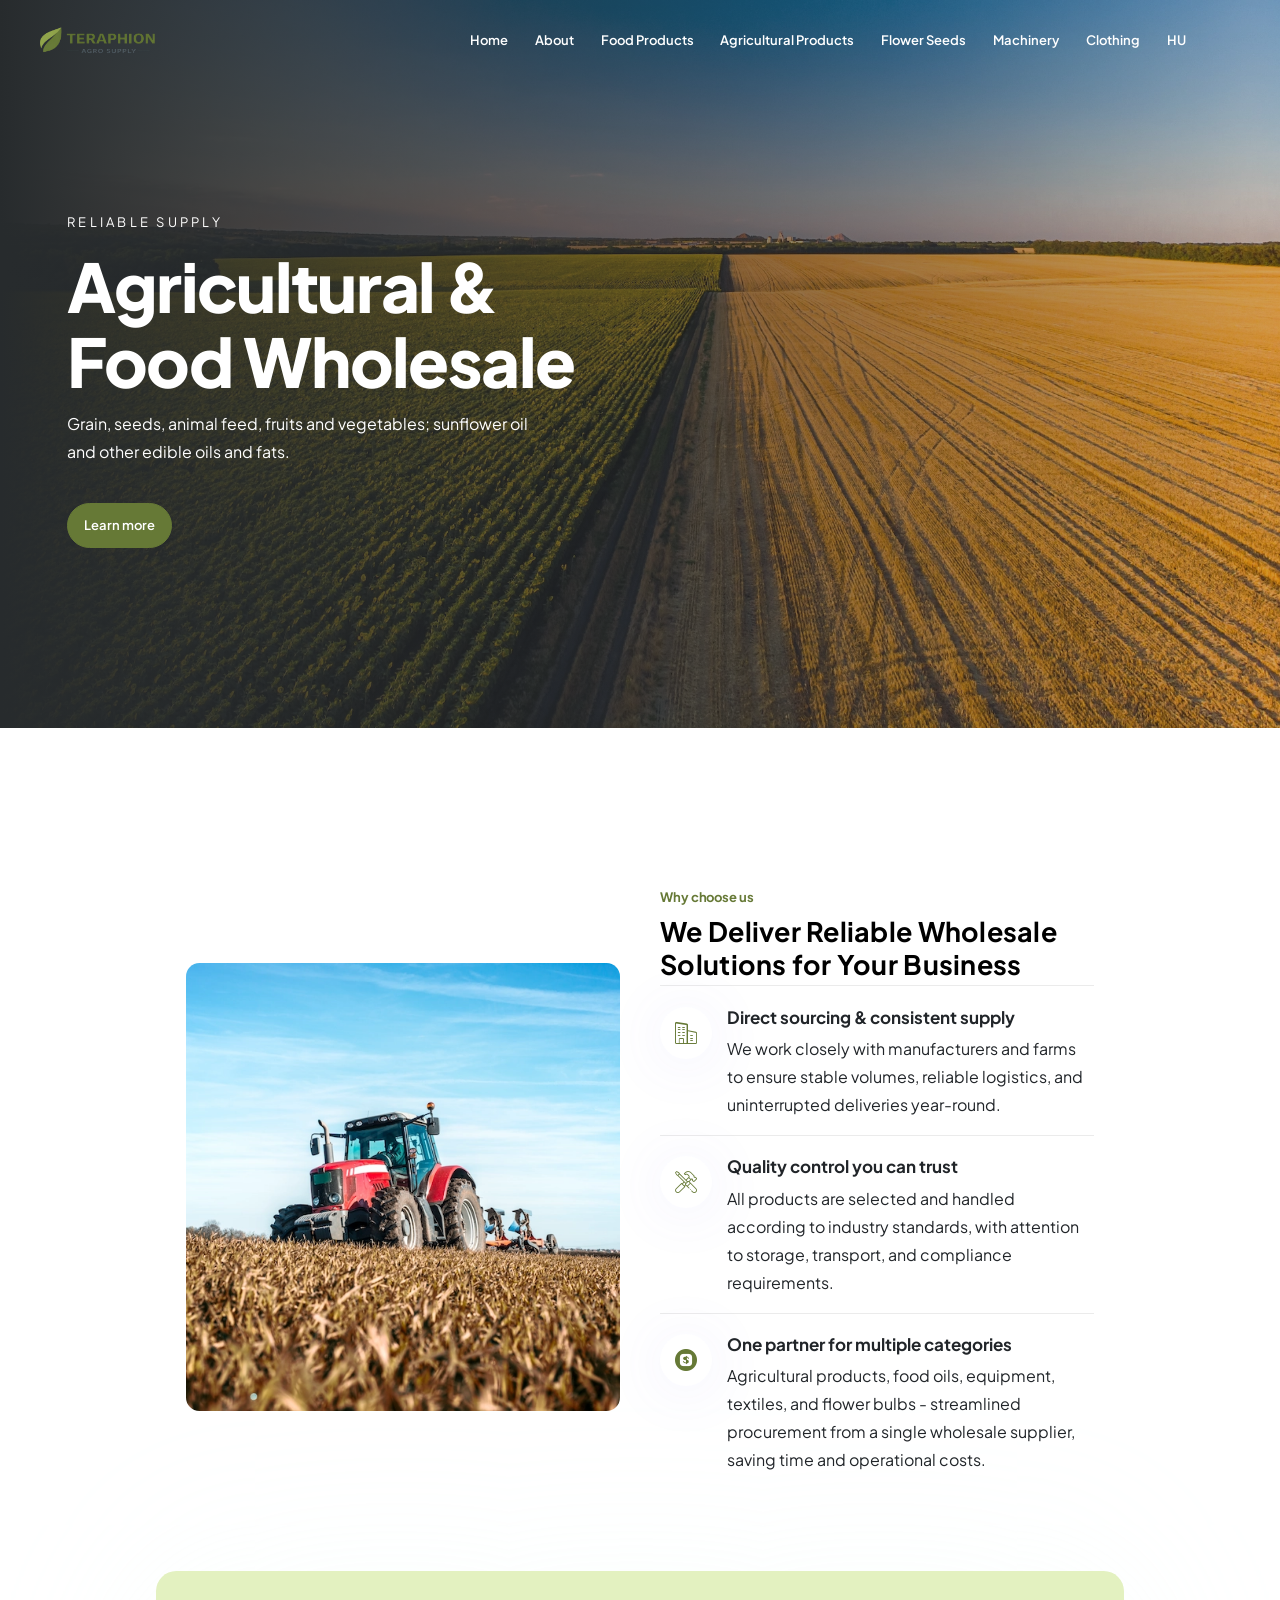
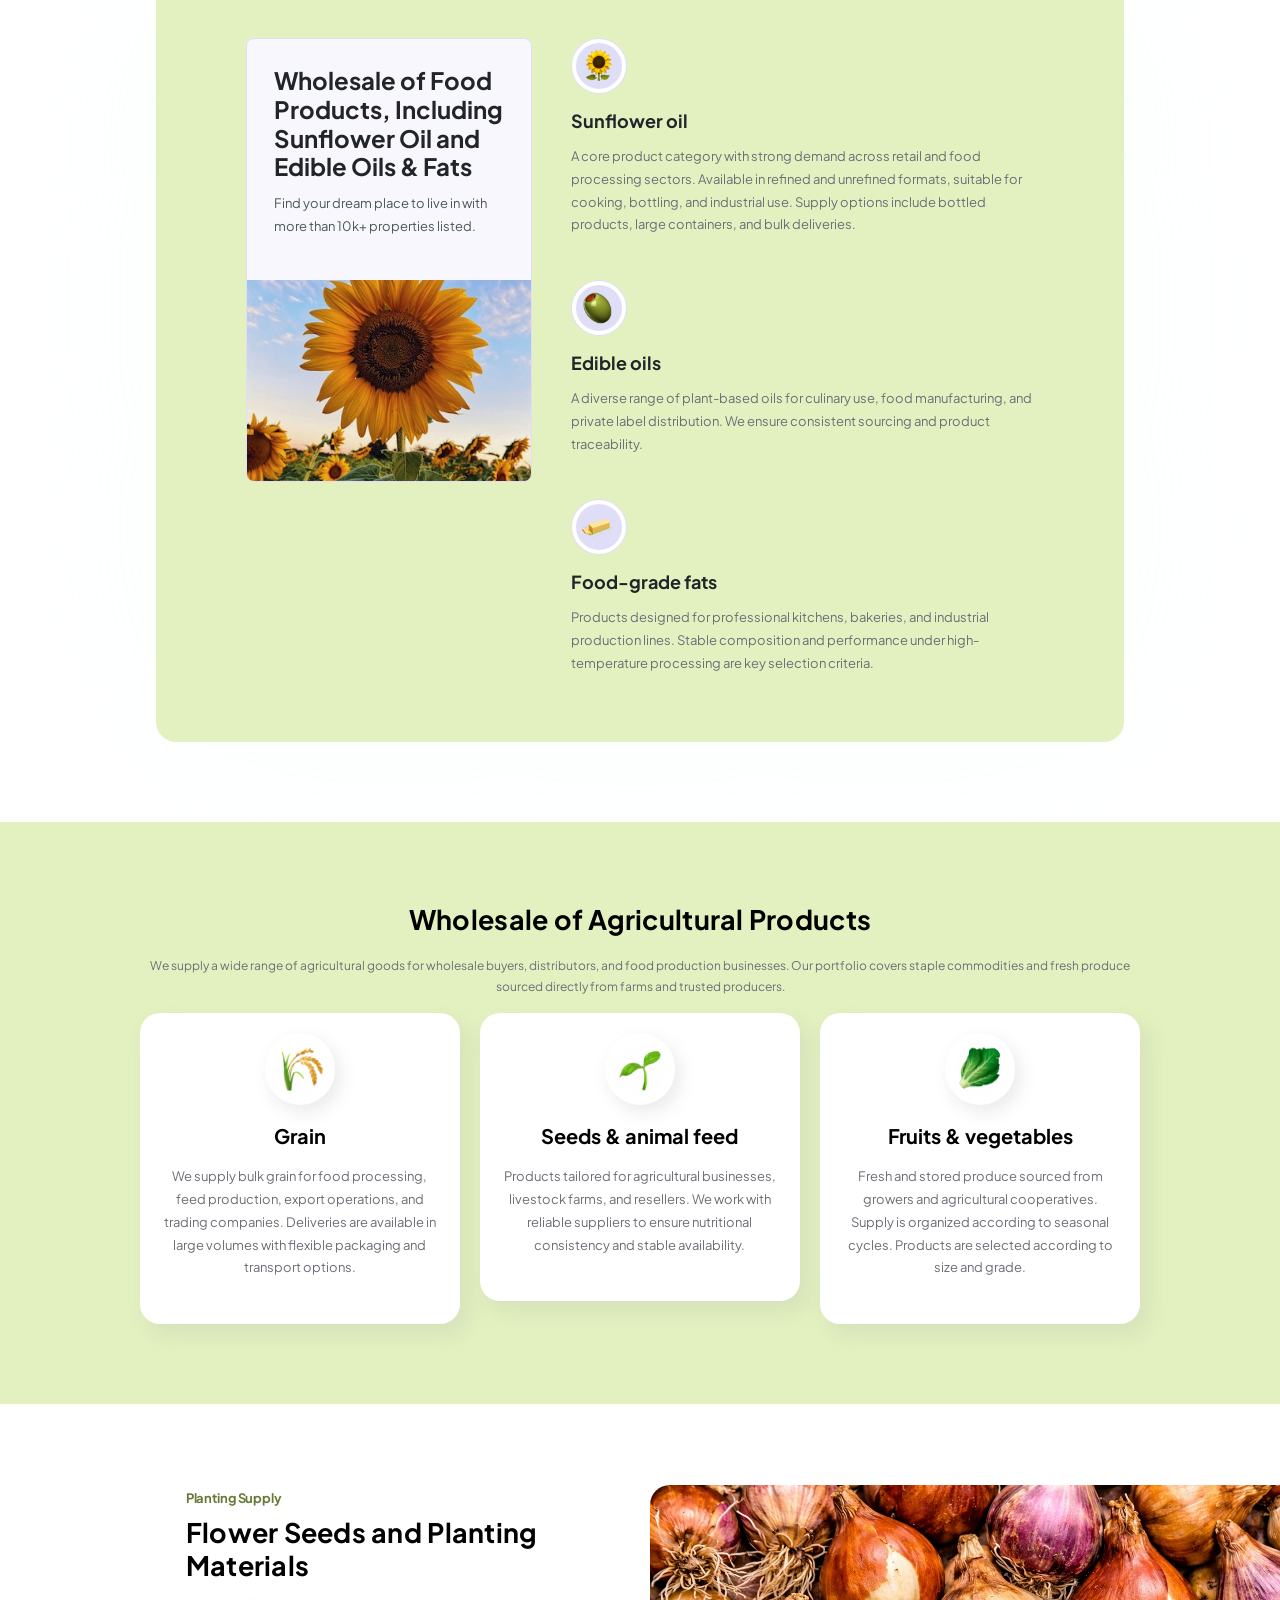
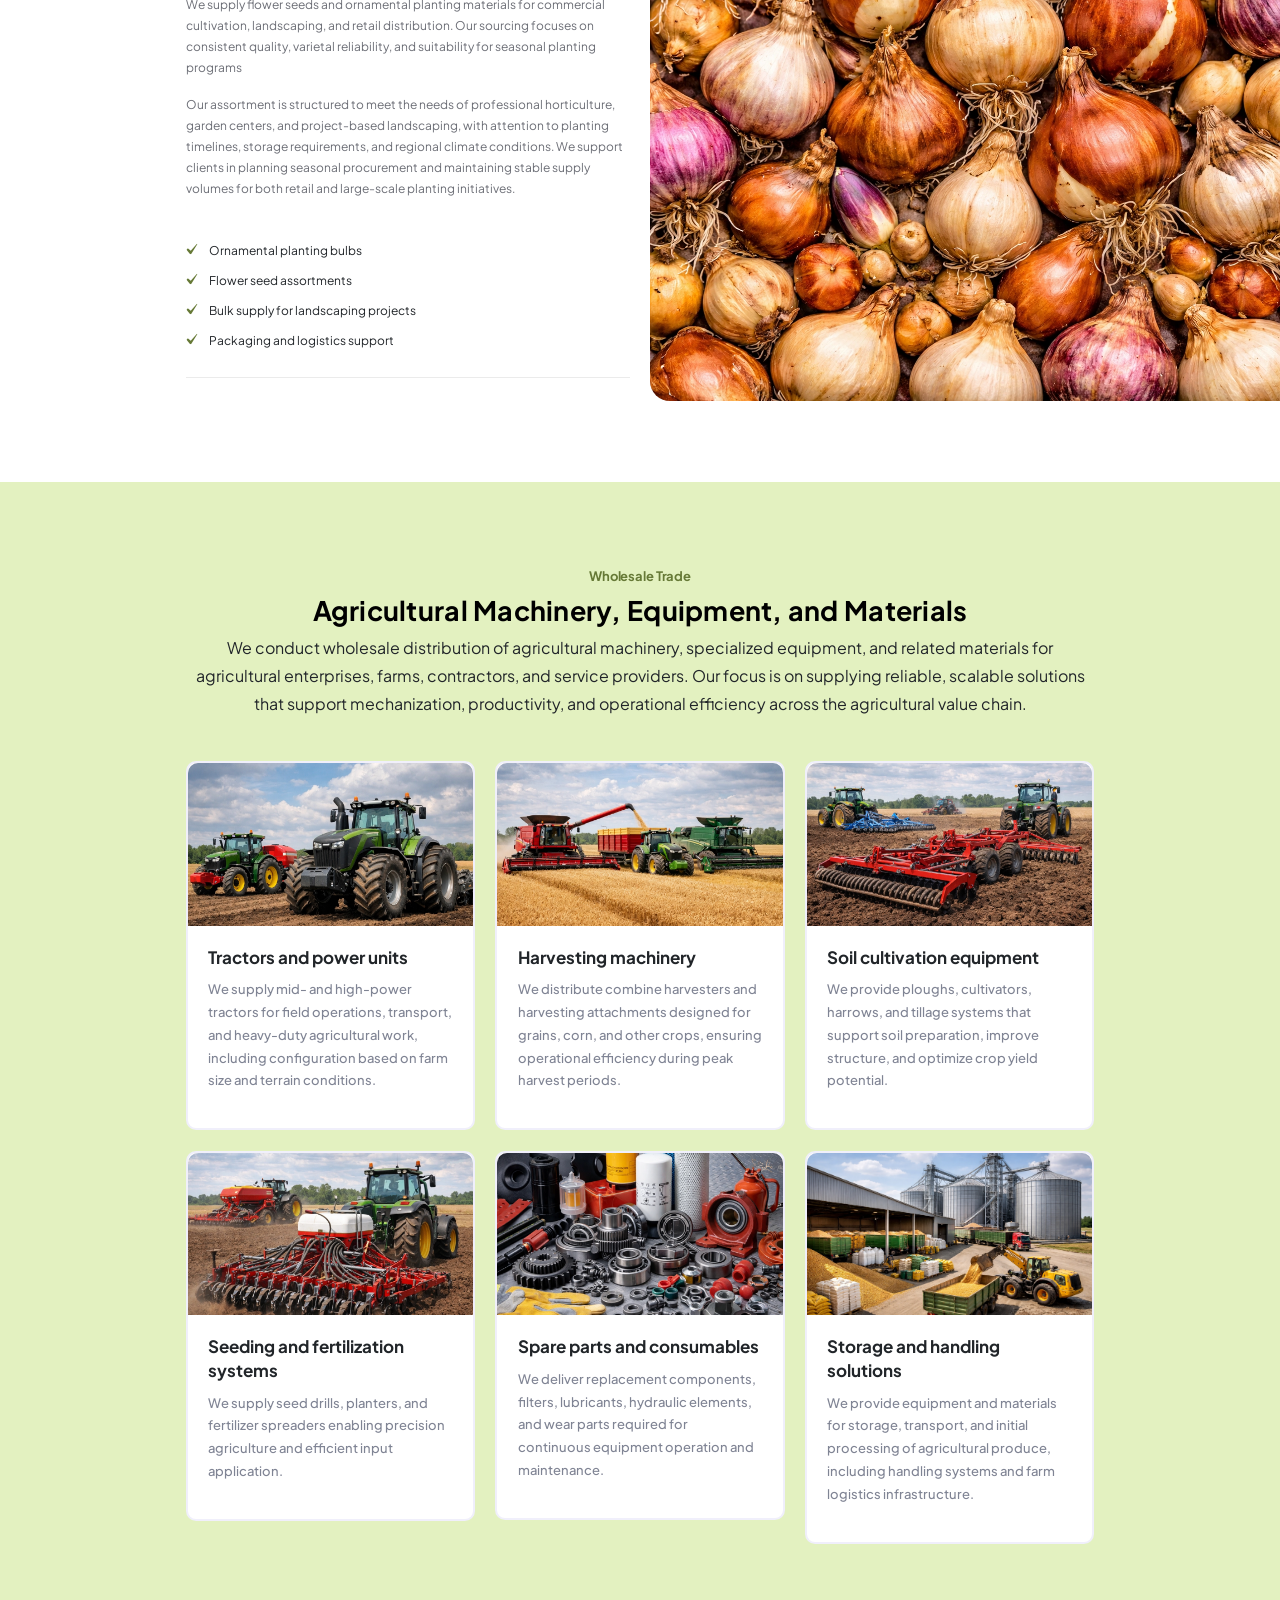
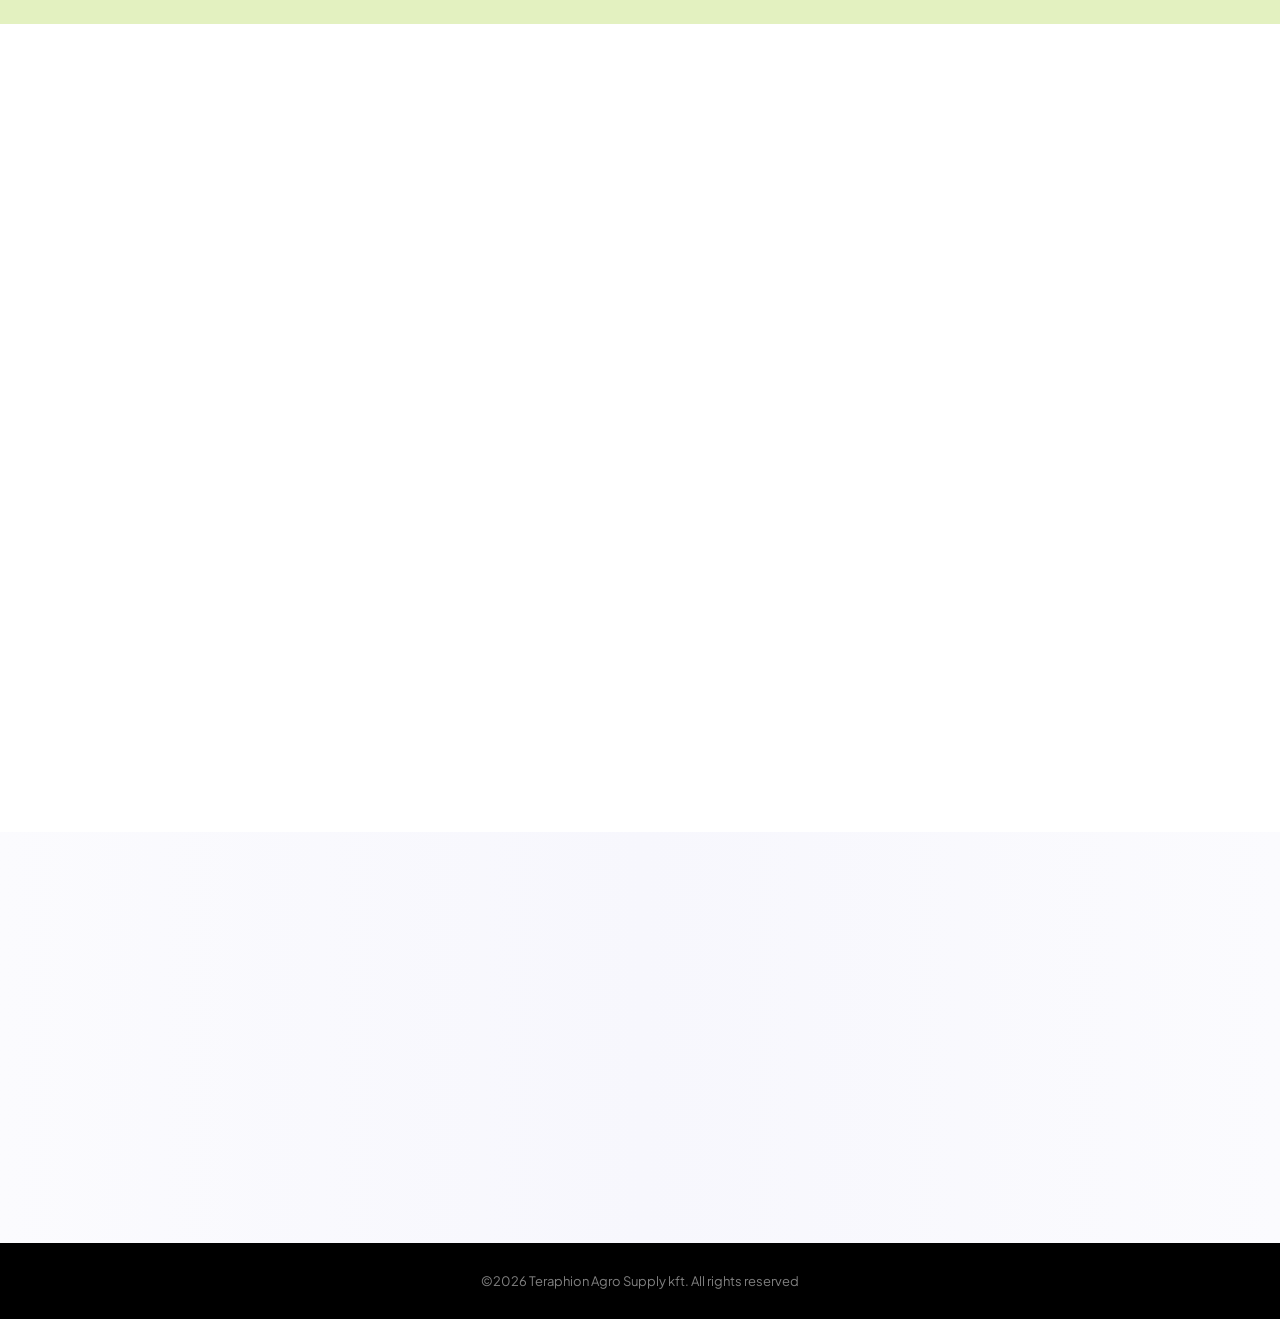
<file: index.html>
<!DOCTYPE html>
<html lang="en">

<head>
    <meta charset="UTF-8">
    <meta name="viewport" content="width=device-width, initial-scale=1.0">
    <title>Wholesale Agricultural Products, Grain, Seeds, Machinery & Food Oils Supplier</title>

    <!-- libraries CSS -->
    <link rel="stylesheet" href="assets/icon/flaticon_real_estate.css">
    <link rel="stylesheet" href="assets/vendor/bootstrap/bootstrap.min.css">
    <link rel="stylesheet" href="assets/vendor/splide/splide.min.css">
    <link rel="stylesheet" href="assets/vendor/swiper/swiper-bundle.min.css">
    <link rel="stylesheet" href="assets/vendor/slim-select/slimselect.css">
    <link rel="stylesheet" href="assets/vendor/animate-wow/animate.min.css">
    <link rel="icon" type="image/png" href="assets/img/favicon.png">

    <!-- custom CSS -->
    <link rel="stylesheet" href="assets/css/style.min.css">
</head>

<body>
    <div class="preloader" id="preloader">
        <div class="loader"></div>
    </div>

    <!-- SIDEBAR SECTION START -->
    <div class="ul-sidebar">
        <!-- header -->
        <div class="ul-sidebar-header">
            <div class="ul-sidebar-header-logo">
                <a href="index.html">
                    <img src="assets/img/logo.png" alt="logo" class="logo">
                </a>
            </div>
            <!-- sidebar closer -->
            <button class="ul-sidebar-closer"><i class="flaticon-close"></i></button>
        </div>

        <div class="ul-sidebar-header-nav-wrapper d-block d-lg-none"></div>
    </div>
    <!-- SIDEBAR SECTION END -->

    <!-- SEARCH MODAL SECTION START -->
    <div class="ul-search-form-wrapper flex-grow-1 flex-shrink-0">
        <button class="ul-search-closer"><i class="flaticon-close"></i></button>

        <form action="#" class="ul-search-form">
            <div class="ul-search-form-right">
                <input type="search" name="search" id="ul-search" placeholder="Search Here">
                <button type="submit"><span class="icon"><i class="flaticon-search"></i></span></button>
            </div>
        </form>
    </div>
    <!-- SEARCH MODAL SECTION END -->

    <!-- HEADER SECTION START -->
    <header class="ul-header ul-header--home">
        <div class="ul-header-bottom">
            <div class="ul-header-bottom-wrapper">
                <!-- header left -->
                <div class="header-bottom-left">
                    <div class="logo-container">
                        <a href="index.html" class="d-inline-block"><img src="assets/img/logo.png" alt="logo" class="logo"></a>
                    </div>
                </div>

                <!-- header nav -->
                <div class="ul-header-nav-wrapper">
                    <div class="to-go-to-sidebar-in-mobile">
                        <nav class="ul-header-nav">
                            <a href="#home">Home</a>
                            <a href="#about">About</a>
                            <a href="#food-products">Food Products</a>
                            <a href="#agricultural-products">Agricultural Products</a>
                            <a href="#flower-seeds">Flower Seeds</a>
                            <a href="#machinery">Machinery</a>
                            <a href="#clothing">Clothing</a>
                            <a href="hungarian.html">HU</a>
                        </nav>
                    </div>
                </div>

                <!-- actions -->
                <div class="ul-header-actions">
                    <button class="ul-header-sidebar-opener d-md-none"><i class="flaticon-menu-button"></i></button>
                </div>

                <!-- sidebar opener -->
                <div class="d-none">
                    <button class="ul-header-sidebar-opener"><i class="flaticon-menu-button"></i></button>
                </div>
            </div>
        </div>
    </header>
    <!-- HEADER SECTION END -->


    <main>
        <!-- BANNER SECTION START -->
        <section class="ul-banner" id="home">
            <!-- top -->
            <div class="top">
                <div class="ul-banner-slider swiper">
                    <div class="swiper-wrapper">
                        <!-- single slide -->
                        <div class="swiper-slide">
                            <div class="ul-banner-slide">
                                <div class="ul-banner-container">
                                    <div class="row align-items-center flex-sm-row flex-column-reverse">
                                        <!-- banner text -->
                                        <div class="col-md-9 col-sm-8">
                                            <div class="ul-banner-slide-txt wow animate__fadeInUp">
                                                <span class="ul-banner-slide-sub-title"> Reliable supply</span>
                                                <h1 class="ul-banner-slide-title">Agricultural & Food Wholesale</h1>
                                                <p class="ul-banner-slide-descr">Grain, seeds, animal feed, fruits and vegetables; sunflower oil and other edible oils and fats.</p>
                                                <div class="ul-banner-slide-btns">
                                                    <a href="#agricultural-products" class="ul-btn">Learn more</a>
                                                </div>
                                            </div>
                                        </div>
                                    </div>
                                </div>
                            </div>
                        </div>
                        <!-- single slide -->
                        <div class="swiper-slide">
                            <div class="ul-banner-slide">
                                <div class="ul-banner-container">
                                    <div class="row align-items-center flex-sm-row flex-column-reverse">
                                        <!-- banner text -->
                                        <div class="col-md-9 col-sm-8">
                                            <div class="ul-banner-slide-txt wow animate__fadeInUp">
                                                <span class="ul-banner-slide-sub-title">End-to-end business solutions</span>
                                                <h1 class="ul-banner-slide-title">Equipment, Textiles & Flower Bulbs</h1>
                                                <p class="ul-banner-slide-descr">Farm machinery, equipment and materials; textiles, clothing and footwear in bulk.</p>
                                                <div class="ul-banner-slide-btns">
                                                    <a href="#about-us" class="ul-btn">Learn more</a>
                                                </div>
                                            </div>
                                        </div>
                                    </div>
                                </div>
                            </div>
                        </div>
                    </div>
                </div>
            </div>
        </section>
        <!-- BANNER SECTION END -->

        <!-- WHY CHOOSE US SECTION START -->
        <section class="ul-why-choose-us ul-section-spacing wow animate__fadeInUp" id="about">
            <div class="ul-container">
                <div class="row row-cols-lg-2 row-cols-1 align-items-center">
                    <div class="col">
                        <!-- <div class="d-flex justify-content-end"> -->
                        <div class="ul-why-choose-us-imgs">
                            <div class="img">
                                <img src="assets/img/about-2.webp" alt="image">
                                <!-- icon -->
                            </div>
                        </div>
                        <!-- </div> -->
                    </div>

                    <!-- txt -->
                    <div class="col">
                        <div class="ul-why-choose-us-txt">
                            <span class="ul-section-sub-title">Why choose us</span>
                            <h2 class="ul-section-title">We Deliver Reliable Wholesale Solutions for Your Business</h2>

                            <div class="ul-why-choose-us-list">
                                <div class="ul-why-choose-us-list-item">
                                    <div class="icon"><i class="flaticon-business-and-trade"></i></div>
                                    <div class="txt">
                                        <h3 class="ul-why-choose-us-list-item-title">Direct sourcing & consistent supply</h3>
                                        <p class="ul-why-choose-us-list-item-descr">We work closely with manufacturers and farms to ensure stable volumes, reliable logistics, and uninterrupted deliveries year-round.</p>
                                    </div>
                                </div>

                                <div class="ul-why-choose-us-list-item">
                                    <div class="icon"><i class="flaticon-tools-1"></i></div>
                                    <div class="txt">
                                        <h3 class="ul-why-choose-us-list-item-title">Quality control you can trust</h3>
                                        <p class="ul-why-choose-us-list-item-descr">All products are selected and handled according to industry standards, with attention to storage, transport, and compliance requirements.</p>
                                    </div>
                                </div>

                                <div class="ul-why-choose-us-list-item">
                                    <div class="icon"><i class="flaticon-group-3"></i></div>
                                    <div class="txt">
                                        <h3 class="ul-why-choose-us-list-item-title">One partner for multiple categories</h3>
                                        <p class="ul-why-choose-us-list-item-descr">Agricultural products, food oils, equipment, textiles, and flower bulbs - streamlined procurement from a single wholesale supplier, saving time and operational costs.</p>
                                    </div>
                                </div>
                            </div>
                        </div>
                    </div>
                </div>
            </div>
        </section>
        <!-- WHY CHOOSE US SECTION END -->

        <!-- SPECIALITY SECTION START -->
        <section class="ul-specialities overflow-hidden" id="food-products">
            <div class="ul-specialities-heading-card wow animate__fadeInUp">
                <div class="txt">
                    <h3 class="ul-specialities-title">Wholesale of Food Products, Including Sunflower Oil and Edible Oils & Fats</h3>
                    <p class="ul-specialities-descr">Find your dream place to live in with more than 10k+ properties listed.</p>
                </div>

                <div class="img"><img src="assets/img/wholesale-food.webp" alt="Image"></div>
            </div>

            <div class="ul-specialities-wrapper">
                <!-- single speciality -->
                <div class="ul-speciality wow animate__fadeInUp">
                    <div class="ul-speciality-icon">
                        <img src="assets/img/sunflower.png" alt="" loading="lazy">
                    </div>
                    <h4 class="ul-speciality-title">Sunflower oil</h4>
                    <p class="ul-speciality-descr">A core product category with strong demand across retail and food processing sectors. Available in refined and unrefined formats, suitable for cooking, bottling, and industrial use. Supply options include bottled products, large containers, and bulk deliveries.</p>
                </div>

                <!-- single speciality -->
                <div class="ul-speciality wow animate__fadeInUp">
                    <div class="ul-speciality-icon">
                       <img src="assets/img/olive.png" alt="" loading="lazy">
                    </div>
                    <h4 class="ul-speciality-title">Edible oils</h4>
                    <p class="ul-speciality-descr">A diverse range of plant-based oils for culinary use, food manufacturing, and private label distribution. We ensure consistent sourcing and product traceability.</p>
                </div>

                <!-- single speciality -->
                <div class="ul-speciality wow animate__fadeInUp">
                    <div class="ul-speciality-icon">
                        <img src="assets/img/butter.png" alt="" loading="lazy">
                    </div>
                    <h4 class="ul-speciality-title">Food-grade fats</h4>
                    <p class="ul-speciality-descr">Products designed for professional kitchens, bakeries, and industrial production lines. Stable composition and performance under high-temperature processing are key selection criteria.</p>
                </div>
            </div>
        </section>
        <!-- SPECIALITY SECTION END -->

        <!-- SERVICE SECTION START -->
        <div class="ul-services ul-section-spacing" id="agricultural-products">
            <div class="ul-inner-page-container">
                <h2 class="ul-section-title">Wholesale of Agricultural Products</h2>
                <p class="ul-facilities-descr text-center">We supply a wide range of agricultural goods for wholesale buyers, distributors, and food production businesses. Our portfolio covers staple commodities and fresh produce sourced directly from farms and trusted producers.</p>

                <!-- serices grid -->
                <div class="row ul-bs-row row-cols-md-3 row-cols-2 row-cols-xxs-1">
                    <!-- single service -->
                    <div class="col">
                        <div class="ul-service">
                            <div class="ul-service-icon"><img src="assets/img/grain.png" loading="lazy" alt=""></div>
                            <p class="ul-service-title">Grain</p>
                            <p class="ul-service-descr">We supply bulk grain for food processing, feed production, export operations, and trading companies. Deliveries are available in large volumes with flexible packaging and transport options.</p>
                        </div>
                    </div>

                    <!-- single service -->
                    <div class="col">
                        <div class="ul-service">
                            <div class="ul-service-icon"><img src="assets/img/green.png"/></div>
                            <p class="ul-service-title">Seeds & animal feed</p>
                            <p class="ul-service-descr">Products tailored for agricultural businesses, livestock farms, and resellers. We work with reliable suppliers to ensure nutritional consistency and stable availability.</p>
                        </div>
                    </div>

                    <!-- single service -->
                    <div class="col">
                        <div class="ul-service">
                            <div class="ul-service-icon"><img src="assets/img/cabbage.png"/></div>
                            <p class="ul-service-title">Fruits & vegetables</p>
                            <p class="ul-service-descr">Fresh and stored produce sourced from growers and agricultural cooperatives. Supply is organized according to seasonal cycles. Products are selected according to size and grade. </p>
                        </div>
                    </div>
                </div>
            </div>
        </div>
        <!-- SERVICE SECTION END -->


        <!-- FACILITY SECTION START -->
        <section class="ul-facilities ul-section-spacing" id="flower-seeds">
            <div class="ul-container">
                <div class="row ul-bs-row row-cols-lg-2 row-cols-1 wow animate__fadeInUp">
                    <!-- text -->
                    <div class="col">
                        <div class="ul-facilities-txt">
                            <h6 class="ul-section-sub-title">Planting Supply</h6>
                            <h2 class="ul-section-title">Flower Seeds and Planting Materials</h2>
                            <p class="ul-facilities-descr">We supply flower seeds and ornamental planting materials for commercial cultivation, landscaping, and retail distribution. Our sourcing focuses on consistent quality, varietal reliability, and suitability for seasonal planting programs</p>
                            <p class="ul-facilities-descr">Our assortment is structured to meet the needs of professional horticulture, garden centers, and project-based landscaping, with attention to planting timelines, storage requirements, and regional climate conditions. We support clients in planning seasonal procurement and maintaining stable supply volumes for both retail and large-scale planting initiatives.</p>

                            <div class="ul-facilities-list">
                                <ul>
                                    <li>Ornamental planting bulbs</li>
                                    <li>Flower seed assortments</li>
                                    <li>Bulk supply for landscaping projects</li>
                                    <li>Packaging and logistics support</li>
                                </ul>
                            </div>
                        </div>
                    </div>

                    <!-- img -->
                    <div class="col">
                        <div class="ul-facilities-img"><img src="assets/img/flower-seeds.webp" alt="Facility Image"></div>
                    </div>
                </div>
            </div>
        </section>
        <!-- FACILITY SECTION END -->


        <!-- PROPERTIES SECTION START -->
        <section class="ul-properties ul-section-spacing" id="machinery">
            <div class="ul-container">
                <!-- section heading -->
                <div class="ul-section-heading text-center justify-content-center wow animate__fadeInUp">
                    <div>
                        <span class="ul-section-sub-title">Wholesale Trade</span>
                        <h2 class="ul-section-title">Agricultural Machinery, Equipment, and Materials</h2>
                        <p class="d-block mt-2">We conduct wholesale distribution of agricultural machinery, specialized equipment, and related materials for agricultural enterprises, farms, contractors, and service providers. Our focus is on supplying reliable, scalable solutions that support mechanization, productivity, and operational efficiency across the agricultural value chain.</p>
                    </div>
                </div>

                <div class="tabs-wrapper wow animate__fadeInUp">
                    <!-- 1st tab / rent -->
                    <div class="ul-tab active" id="tab-rent">
                        <div class="row row-cols-md-3 row-cols-2 row-cols-xxs-1 ul-bs-row">
                            <!-- single project -->
                            <div class="col">
                                <div class="ul-project">
                                    <div class="ul-project-img"><img src="assets/img/machinery.webp" alt="Project Image"></div>
                                    <div class="ul-project-txt">
                                        <div class="top">
                                            <div class="left">
                                                <p class="ul-project-title">Tractors and power units</p>
                                                <p class="ul-project-location">We supply mid- and high-power tractors for field operations, transport, and heavy-duty agricultural work, including configuration based on farm size and terrain conditions.</p>
                                            </div>
                                        </div>
                                    </div>
                                </div>
                            </div>

                            <!-- single project -->
                            <div class="col">
                                <div class="ul-project">
                                    <div class="ul-project-img"><img src="assets/img/machinery-2.webp" alt="Project Image"></div>
                                    <div class="ul-project-txt">
                                        <div class="top">
                                            <div class="left">
                                                <p class="ul-project-title">Harvesting machinery</p>
                                                <p class="ul-project-location">We distribute combine harvesters and harvesting attachments designed for grains, corn, and other crops, ensuring operational efficiency during peak harvest periods.</p>
                                            </div>
                                        </div>
                                    </div>
                                </div>
                            </div>

                            <!-- single project -->
                            <div class="col">
                                <div class="ul-project">
                                    <div class="ul-project-img"><img src="assets/img/machinery-3.webp" alt="Project Image"></div>
                                    <div class="ul-project-txt">
                                        <div class="top">
                                            <div class="left">
                                                <p class="ul-project-title">Soil cultivation equipment</p>
                                                <p class="ul-project-location">We provide ploughs, cultivators, harrows, and tillage systems that support soil preparation, improve structure, and optimize crop yield potential.</p>
                                            </div>
                                        </div>
                                    </div>
                                </div>
                            </div>

                            <!-- single project -->
                            <div class="col">
                                <div class="ul-project">
                                    <div class="ul-project-img"><img src="assets/img/wholesale-4.webp" alt="Project Image"></div>
                                    <div class="ul-project-txt">
                                        <div class="top">
                                            <div class="left">
                                                <p class="ul-project-title">Seeding and fertilization systems</p>
                                                <p class="ul-project-location">We supply seed drills, planters, and fertilizer spreaders enabling precision agriculture and efficient input application.</p>
                                            </div>
                                        </div>
                                    </div>
                                </div>
                            </div>

                            <!-- single project -->
                            <div class="col">
                                <div class="ul-project">
                                    <div class="ul-project-img"><img src="assets/img/wholesale-5.webp" alt="Project Image"></div>
                                    <div class="ul-project-txt">
                                        <div class="top">
                                            <div class="left">
                                                <p class="ul-project-title">Spare parts and consumables</p>
                                                <p class="ul-project-location">We deliver replacement components, filters, lubricants, hydraulic elements, and wear parts required for continuous equipment operation and maintenance.</p>
                                            </div>
                                        </div>
                                    </div>
                                </div>
                            </div>

                            <!-- single project -->
                            <div class="col">
                                <div class="ul-project">
                                    <div class="ul-project-img"><img src="assets/img/wholesale-6.webp" alt="Project Image"></div>
                                    <div class="ul-project-txt">
                                        <div class="top">
                                            <div class="left">
                                                <p class="ul-project-title">Storage and handling solutions</p>
                                                <p class="ul-project-location">We provide equipment and materials for storage, transport, and initial processing of agricultural produce, including handling systems and farm logistics infrastructure.</p>
                                            </div>
                                        </div>
                                    </div>
                                </div>
                            </div>
                        </div>
                    </div>
                </div>
            </div>
        </section>
        <!-- PROPERTIES SECTION END -->


        <!-- BLOG SECTION START -->
        <section class="ul-blogs ul-section-spacing" id="clothing">
            <div class="ul-container wow animate__fadeInUp">
                <!-- section heading -->
                <div class="ul-section-heading">
                    <div class="left">
                        <h2 class="ul-section-title">Trade in Textiles, Clothing, and Footwear</h2>
                    </div>
                </div>


                <div class="row row-cols-lg-2 row-cols-1 ul-bs-row">
                    <!-- blog big -->
                    <div class="col">
                        <div class="ul-blog-wrapper">
                            <div class="ul-blog">
                                <div class="ul-blog-img"><img src="assets/img/clothing.jpg" alt="Blog Image"></div>
                                <div class="ul-blog-txt">
                                    <p class="ul-blog-title">Wholesale distribution of clothing collections</p>
                                    <p class="ul-blog-excerpt">We supply seasonal and year-round apparel, including casual wear, business attire, sportswear, and outerwear, tailored to retail formats and regional market preferences. Our operations include assortment planning, size-range structuring, and coordination of repeat orders to ensure continuity of supply and stable sell-through rates. We work with both branded and private-label products, supporting partners in positioning, pricing strategy, and collection updates aligned with seasonal demand cycles.</p>
                                </div>
                            </div>
                        </div>
                    </div>

                    <!-- blog -->
                    <div class="col">
                        <div class="ul-blog-wrapper">
                            <div class="ul-blog ul-blog-horizontal">
                                <div class="ul-blog-img"><img src="assets/img/fabrics.jpg" alt="Blog Image"></div>
                                <div class="ul-blog-txt">
                                    <p class="ul-blog-title">Textile and fabric sourcing</p>
                                    <p class="ul-blog-excerpt">We distribute natural and synthetic fabrics, technical textiles, and supporting materials used in garment manufacturing, upholstery, and private-label production programs. </p>
                                </div>
                            </div>

                            <div class="ul-blog ul-blog-horizontal">
                                <div class="ul-blog-img"><img src="assets/img/shoes.webp" alt="Blog Image"></div>
                                <div class="ul-blog-txt">
                                    <p class="ul-blog-title">Bulk footwear supply</p>
                                    <p class="ul-blog-excerpt">We provide footwear across multiple categories — everyday, sports, professional, and protective — ensuring consistent sizing matrices, product reliability, and repeat supply capability. </p>
                                </div>
                            </div>
                        </div>
                    </div>
                </div>
            </div>
        </section>
        <!-- BLOG SECTION END -->
    </main>

    <!-- FOOTER SECTION START -->
    <footer class="ul-footer">
        <div class="ul-footer-top">
            <div class="ul-container">
                <div class="ul-footer-top-wrapper wow animate__fadeInUp">
                    <!-- <div class="row ul-bs-row"> -->
                    <!-- <div class="col-4"> -->
                    <div class="ul-footer-about">
                        <a href="index.html"><img src="assets/img/logo.png" alt="logo"></a>
                        <p class="ul-footer-about-txt">Wholesale supplier of agricultural products, machinery, food oils, textiles, and flower planting materials for retail, industrial, and distribution partners</p>
                    </div>
                    <!-- </div> -->

                    <!-- <div class="col-7"> -->
                    <div class="single-column">
                        <div class="ul-footer-widget">
                            <h3 class="ul-footer-widget-title">Navigation</h3>
                            <div class="ul-footer-widget-links">
                                <a href="#home">Home</a>
                                <a href="#about">About</a>
                                <a href="#food-products">Food Products</a>
                                <a href="#agricultural-products">Agricultural Products</a>
                                <a href="#flower-seeds">Flower Seeds</a>
                                <a href="#machinery">Machinery</a>
                                <a href="#clothing">Clothing</a>
                            </div>
                        </div>
                    </div>
                    <div class="single-column">
                        <div class="ul-footer-widget">
                            <h3 class="ul-footer-widget-title">Contact</h3>

                            <div class="ul-footer-widget-links">
                                <a href="mailto:info@teraphionagrosupply.com" class="ul-contact-info"><i class="flaticon-mail"></i> info@teraphionagrosupply.com</a>
                                <div class="ul-contact-info">
                                    <i class="flaticon-location-pin"></i>
                                    <span class="txt">4400 Nyíregyháza, <br> Széchenyi utca 41. Fsz. 1. ajtó</span>
                                </div>
                            </div>
                        </div>
                    </div>
                    <!-- </div> -->
                    <!-- </div> -->
                </div>
            </div>
        </div>

        <!-- footer bottom -->
        <div class="ul-footer-bottom">
            <p class="copyright-txt">&copy;2026 Teraphion Agro Supply kft. All rights reserved</p>
        </div>
    </footer>
    <!-- FOOTER SECTION END -->

    <!-- libraries JS -->
    <script src="assets/vendor/bootstrap/bootstrap.bundle.min.js"></script>
    <script src="assets/vendor/splide/splide.min.js"></script>
    <script src="assets/vendor/splide/splide-extension-auto-scroll.min.js"></script>
    <script src="assets/vendor/swiper/swiper-bundle.min.js"></script>
    <script src="assets/vendor/slim-select/slimselect.min.js"></script>
    <script src="assets/vendor/animate-wow/wow.min.js"></script>
    <script src="assets/vendor/splittype/index.min.js"></script>
    <script src="assets/vendor/mixitup/mixitup.min.js"></script>
    <script src="assets/vendor/fslightbox/fslightbox.js"></script>

    <!-- custom JS -->
    <script src="assets/js/main.js"></script>
    <script src="assets/js/tab.js"></script>
    <!-- <script src="assets/js/countdown.js"></script> -->
</body>

</html>
</file>
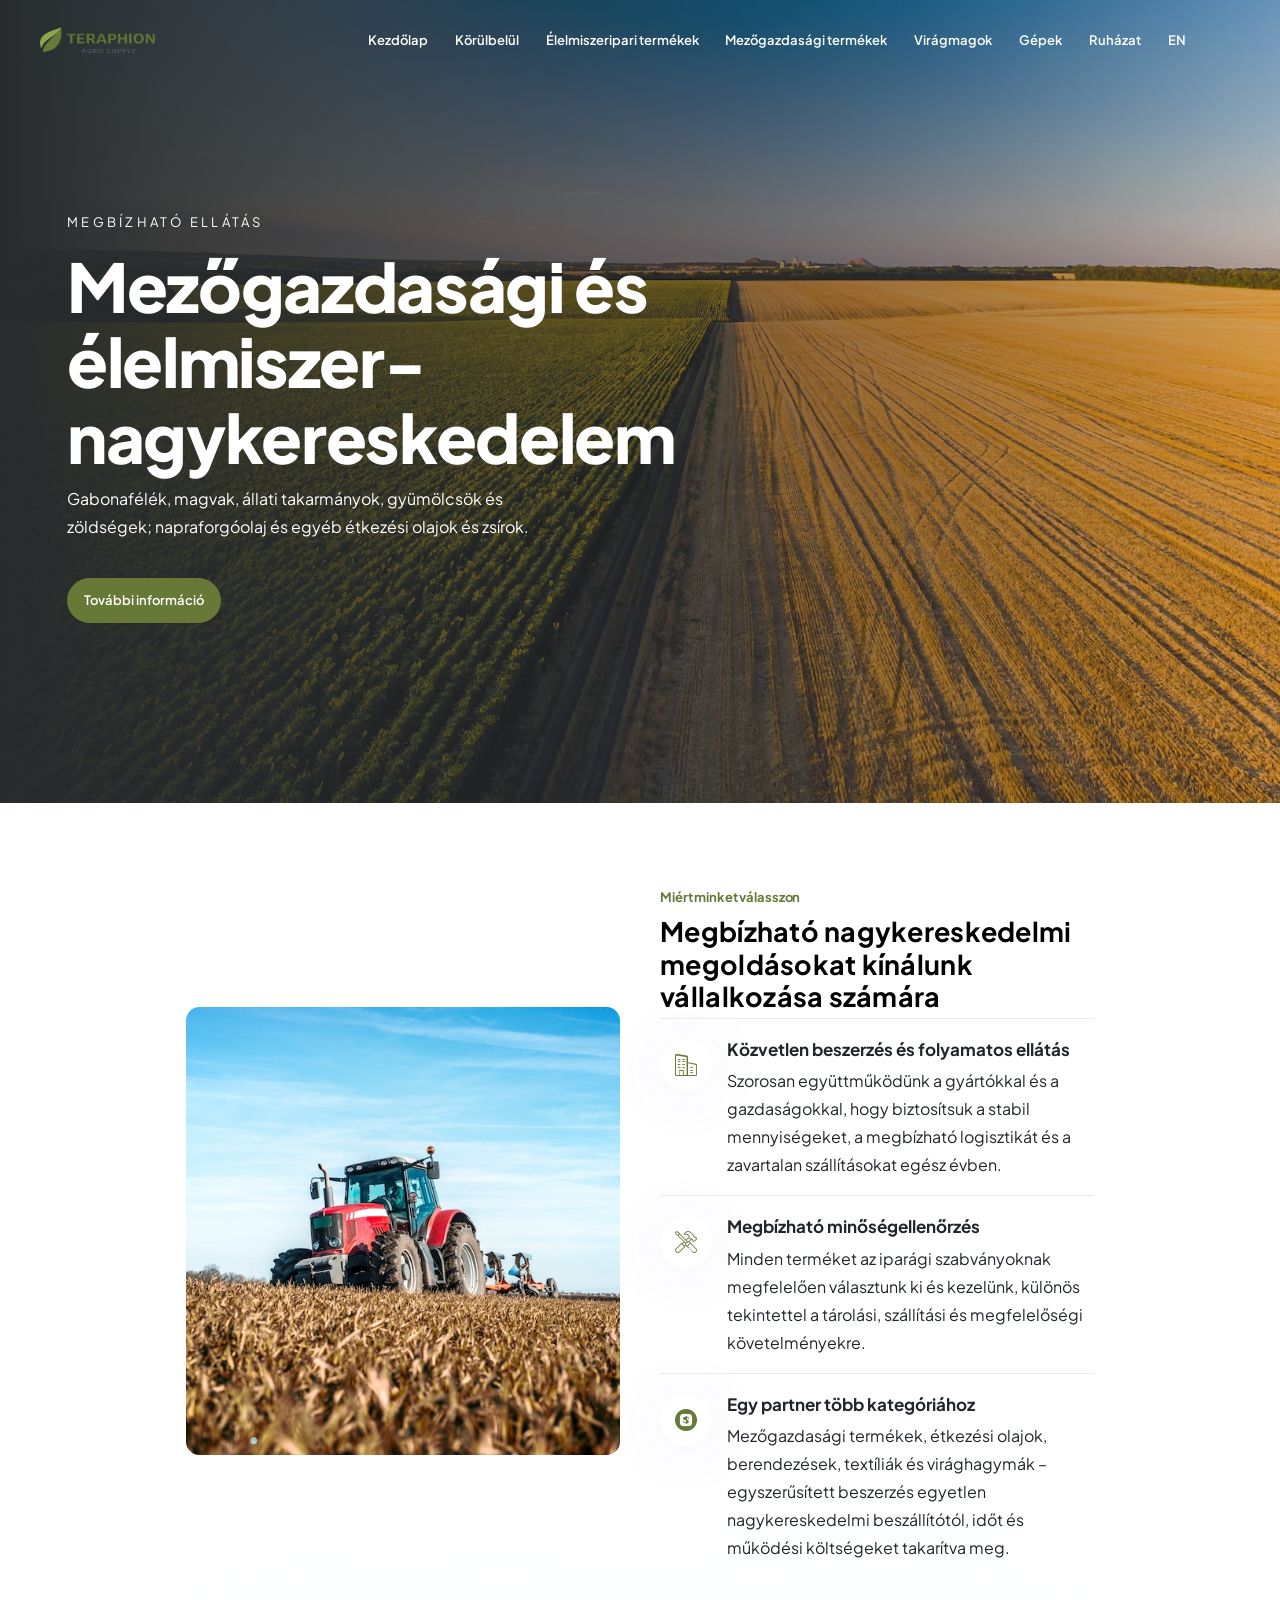
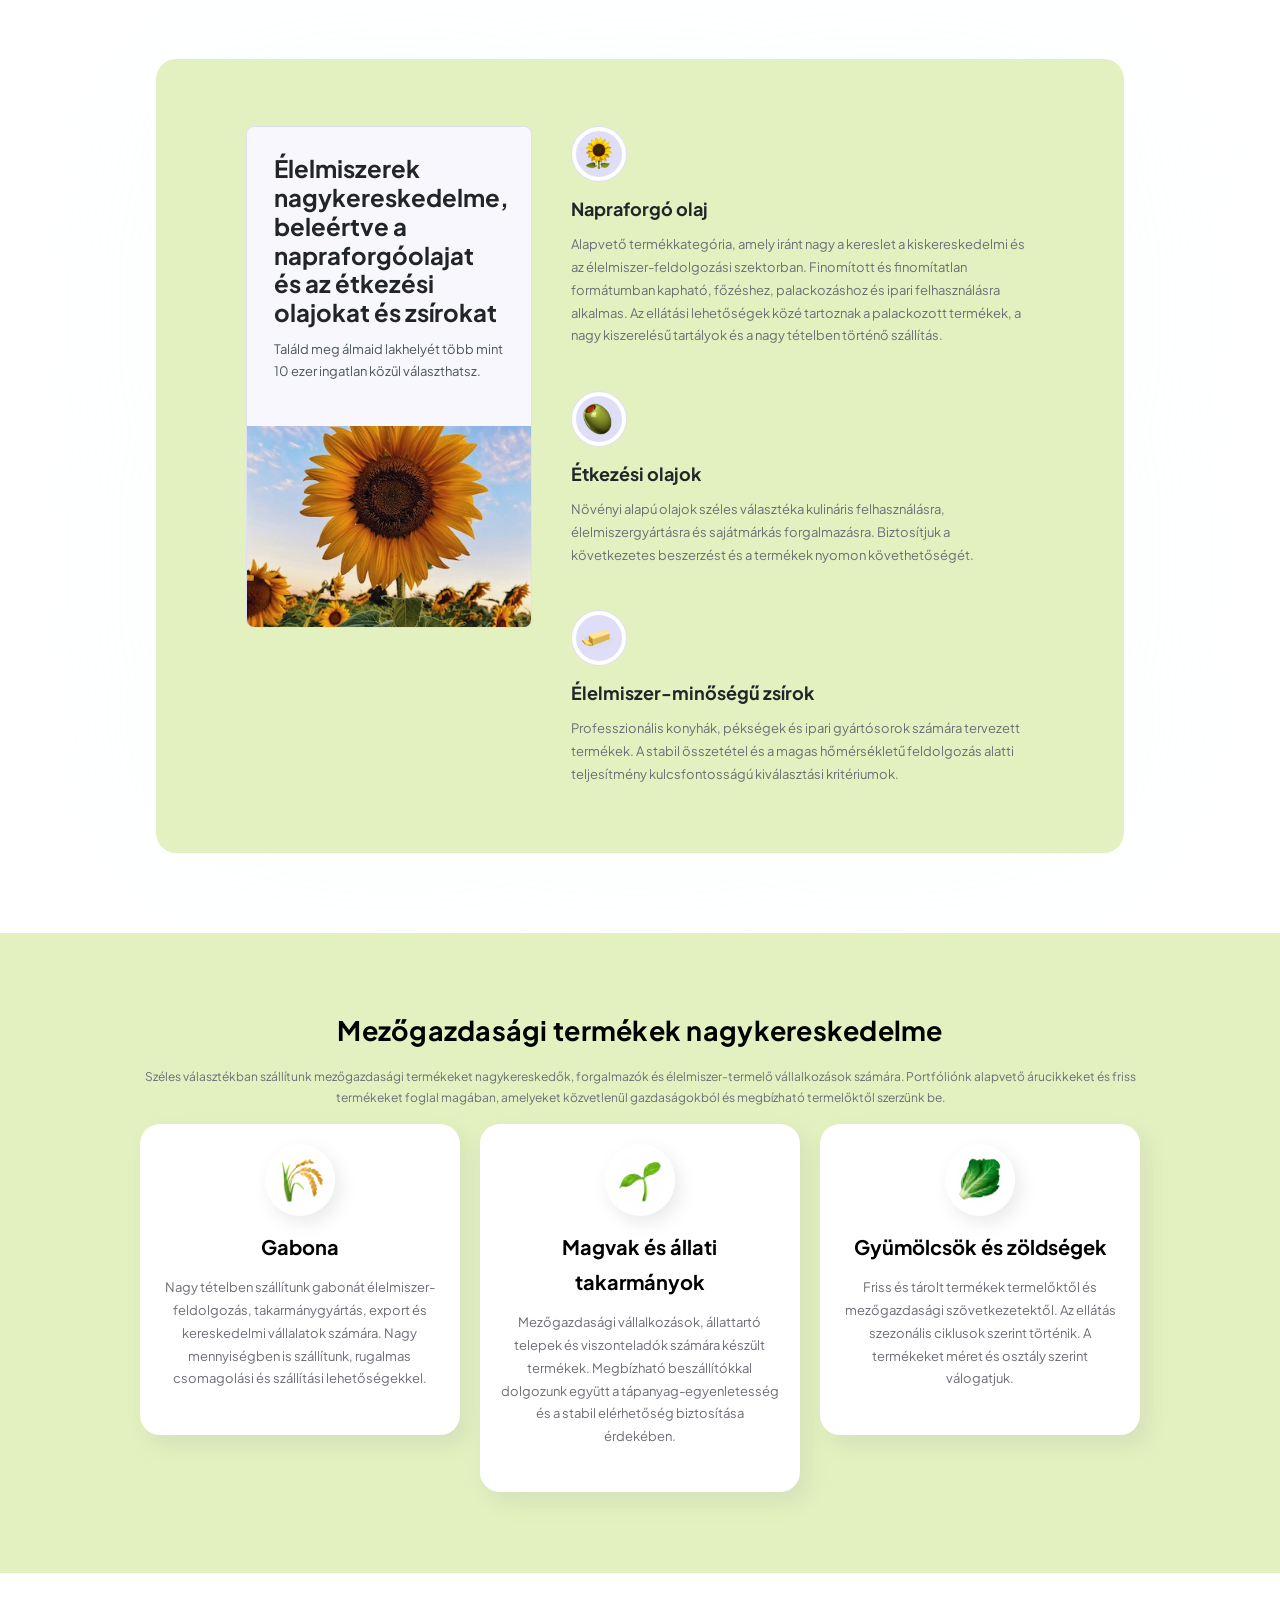
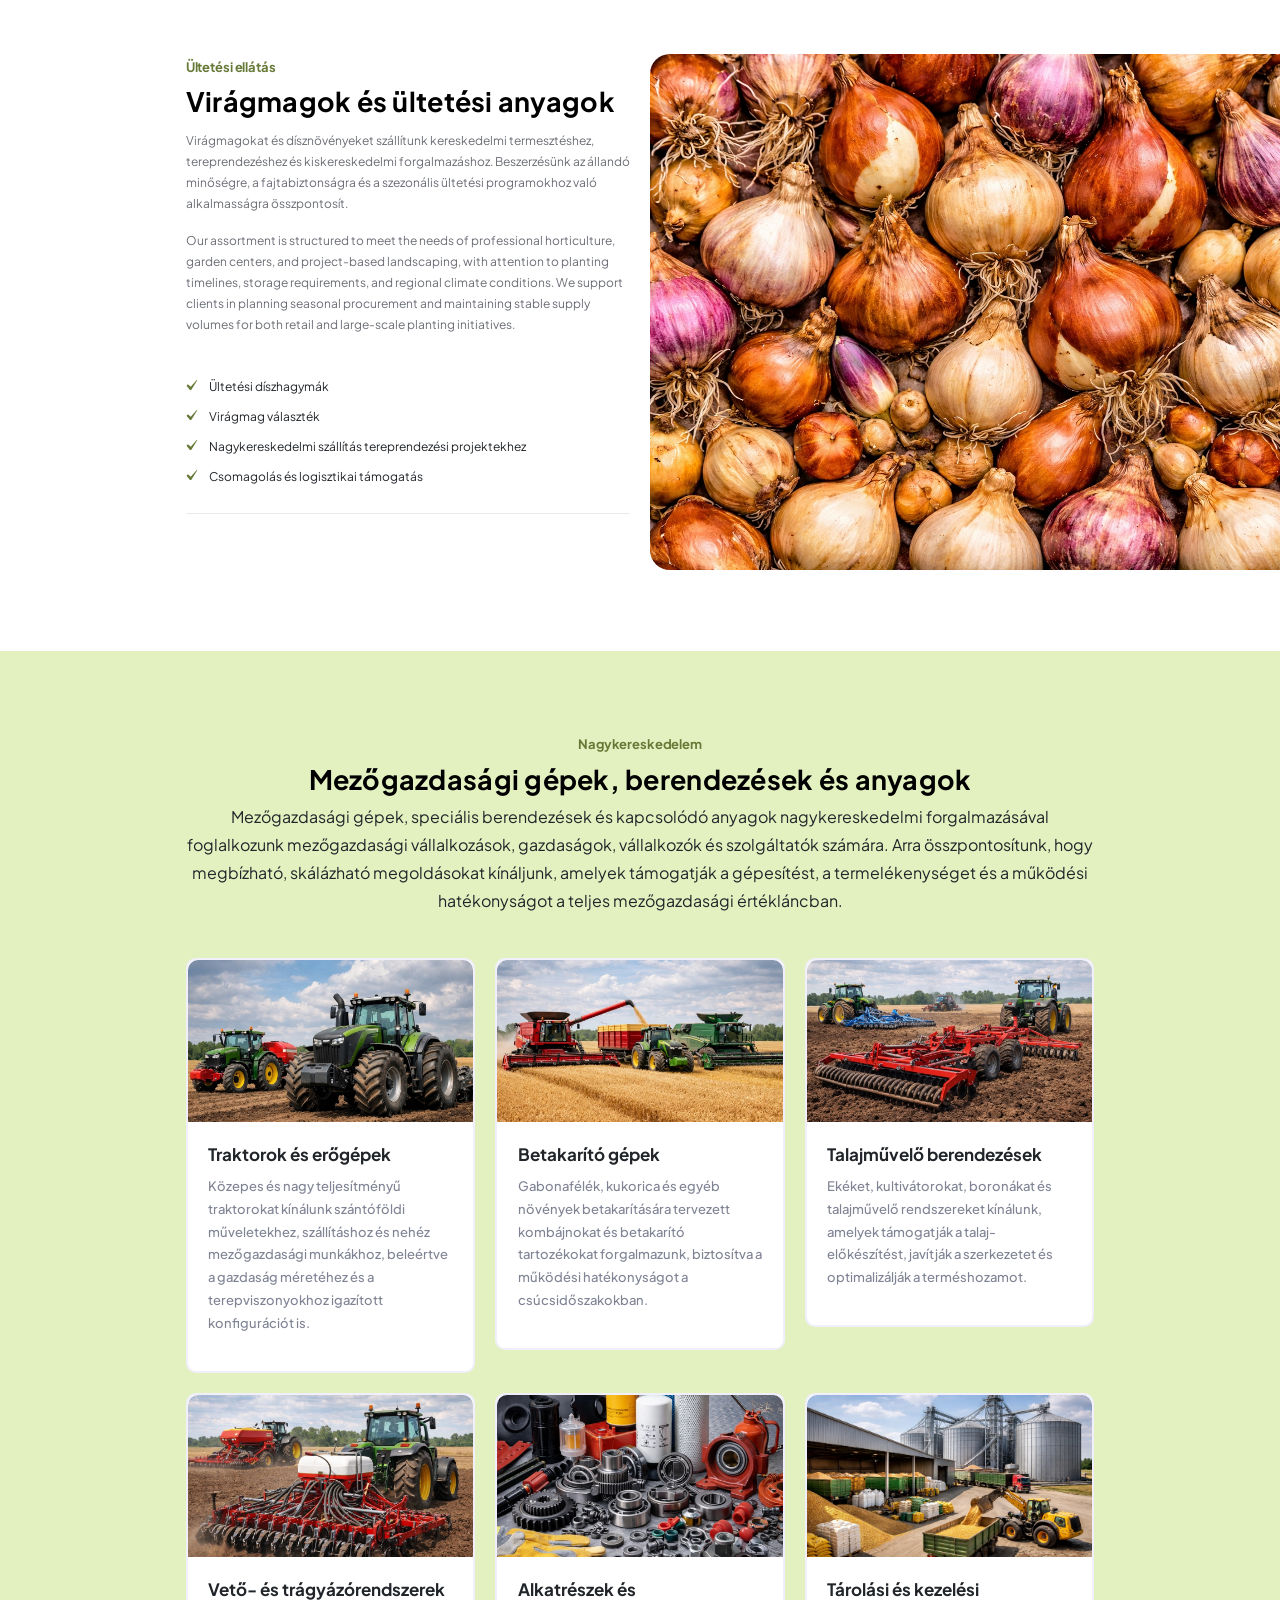
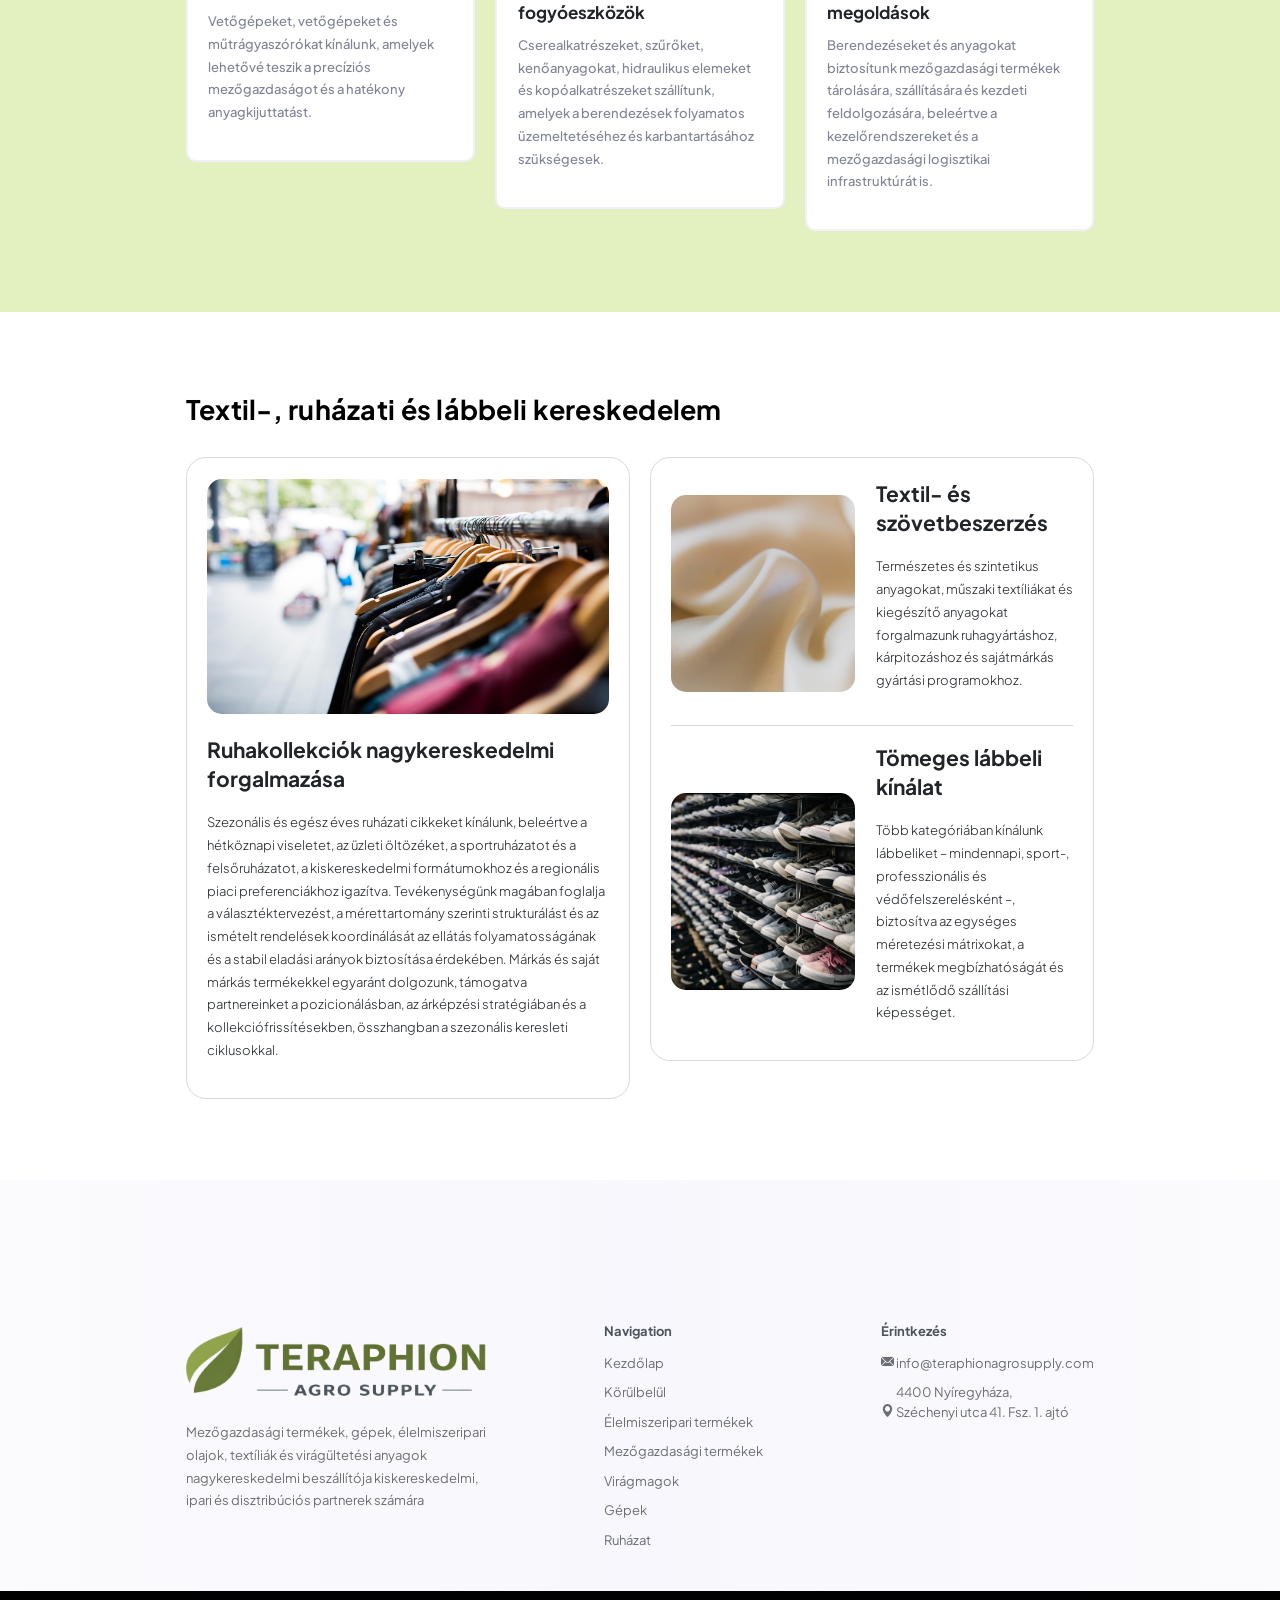
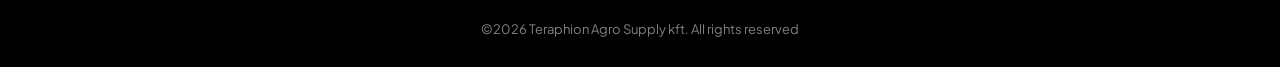
<file: hungarian.html>
<!DOCTYPE html>
<html lang="hu">

<head>
    <meta charset="UTF-8">
    <meta name="viewport" content="width=device-width, initial-scale=1.0">
    <title>Mezőgazdasági termékek, gabona, magvak, gépek és élelmiszerolajok nagykereskedelme</title>

    <!-- libraries CSS -->
    <link rel="stylesheet" href="assets/icon/flaticon_real_estate.css">
    <link rel="stylesheet" href="assets/vendor/bootstrap/bootstrap.min.css">
    <link rel="stylesheet" href="assets/vendor/splide/splide.min.css">
    <link rel="stylesheet" href="assets/vendor/swiper/swiper-bundle.min.css">
    <link rel="stylesheet" href="assets/vendor/slim-select/slimselect.css">
    <link rel="stylesheet" href="assets/vendor/animate-wow/animate.min.css">
    <link rel="icon" type="image/png" href="assets/img/favicon.png">

    <!-- custom CSS -->
    <link rel="stylesheet" href="assets/css/style.min.css">
</head>

<body>
    <div class="preloader" id="preloader">
        <div class="loader"></div>
    </div>

    <!-- SIDEBAR SECTION START -->
    <div class="ul-sidebar">
        <!-- header -->
        <div class="ul-sidebar-header">
            <div class="ul-sidebar-header-logo">
                <a href="index.html">
                    <img src="assets/img/logo.png" alt="logo" class="logo">
                </a>
            </div>
            <!-- sidebar closer -->
            <button class="ul-sidebar-closer"><i class="flaticon-close"></i></button>
        </div>

        <div class="ul-sidebar-header-nav-wrapper d-block d-lg-none"></div>
    </div>
    <!-- SIDEBAR SECTION END -->

    <!-- SEARCH MODAL SECTION START -->
    <div class="ul-search-form-wrapper flex-grow-1 flex-shrink-0">
        <button class="ul-search-closer"><i class="flaticon-close"></i></button>

        <form action="#" class="ul-search-form">
            <div class="ul-search-form-right">
                <input type="search" name="search" id="ul-search" placeholder="Search Here">
                <button type="submit"><span class="icon"><i class="flaticon-search"></i></span></button>
            </div>
        </form>
    </div>
    <!-- SEARCH MODAL SECTION END -->

    <!-- HEADER SECTION START -->
    <header class="ul-header ul-header--home">
        <div class="ul-header-bottom">
            <div class="ul-header-bottom-wrapper">
                <!-- header left -->
                <div class="header-bottom-left">
                    <div class="logo-container">
                        <a href="index.html" class="d-inline-block"><img src="assets/img/logo.png" alt="logo" class="logo"></a>
                    </div>
                </div>

                <!-- header nav -->
                <div class="ul-header-nav-wrapper">
                    <div class="to-go-to-sidebar-in-mobile">
                        <nav class="ul-header-nav">
                            <a href="#home">Kezdőlap</a>
                            <a href="#about">Körülbelül</a>
                            <a href="#food-products">Élelmiszeripari termékek</a>
                            <a href="#agricultural-products">Mezőgazdasági termékek</a>
                            <a href="#flower-seeds">Virágmagok</a>
                            <a href="#machinery">Gépek</a>
                            <a href="#clothing">Ruházat</a>
                            <a href="index.html">EN</a>
                        </nav>
                    </div>
                </div>

                <!-- actions -->
                <div class="ul-header-actions">
                    <button class="ul-header-sidebar-opener d-md-none"><i class="flaticon-menu-button"></i></button>
                </div>

                <!-- sidebar opener -->
                <div class="d-none">
                    <button class="ul-header-sidebar-opener"><i class="flaticon-menu-button"></i></button>
                </div>
            </div>
        </div>
    </header>
    <!-- HEADER SECTION END -->


    <main>
        <!-- BANNER SECTION START -->
        <section class="ul-banner" id="home">
            <!-- top -->
            <div class="top">
                <div class="ul-banner-slider swiper">
                    <div class="swiper-wrapper">
                        <!-- single slide -->
                        <div class="swiper-slide">
                            <div class="ul-banner-slide">
                                <div class="ul-banner-container">
                                    <div class="row align-items-center flex-sm-row flex-column-reverse">
                                        <!-- banner text -->
                                        <div class="col-md-9 col-sm-8">
                                            <div class="ul-banner-slide-txt wow animate__fadeInUp">
                                                <span class="ul-banner-slide-sub-title">Megbízható ellátás</span>
                                                <h1 class="ul-banner-slide-title">Mezőgazdasági és élelmiszer-nagykereskedelem</h1>
                                                <p class="ul-banner-slide-descr">Gabonafélék, magvak, állati takarmányok, gyümölcsök és zöldségek; napraforgóolaj és egyéb étkezési olajok és zsírok.</p>
                                                <div class="ul-banner-slide-btns">
                                                    <a href="#agricultural-products" class="ul-btn">További információ</a>
                                                </div>
                                            </div>
                                        </div>
                                    </div>
                                </div>
                            </div>
                        </div>
                        <!-- single slide -->
                        <div class="swiper-slide">
                            <div class="ul-banner-slide">
                                <div class="ul-banner-container">
                                    <div class="row align-items-center flex-sm-row flex-column-reverse">
                                        <!-- banner text -->
                                        <div class="col-md-9 col-sm-8">
                                            <div class="ul-banner-slide-txt wow animate__fadeInUp">
                                                <span class="ul-banner-slide-sub-title">Teljes körű üzleti megoldások</span>
                                                <h1 class="ul-banner-slide-title">Felszerelés, textíliák és virághagymák</h1>
                                                <p class="ul-banner-slide-descr">Mezőgazdasági gépek, berendezések és anyagok; textíliák, ruházat és lábbelik nagy tételben.</p>
                                                <div class="ul-banner-slide-btns">
                                                    <a href="#about-us" class="ul-btn">További információ</a>
                                                </div>
                                            </div>
                                        </div>
                                    </div>
                                </div>
                            </div>
                        </div>
                    </div>
                </div>
            </div>
        </section>
        <!-- BANNER SECTION END -->

        <!-- WHY CHOOSE US SECTION START -->
        <section class="ul-why-choose-us ul-section-spacing wow animate__fadeInUp" id="about">
            <div class="ul-container">
                <div class="row row-cols-lg-2 row-cols-1 align-items-center">
                    <div class="col">
                        <!-- <div class="d-flex justify-content-end"> -->
                        <div class="ul-why-choose-us-imgs">
                            <div class="img">
                                <img src="assets/img/about-2.webp" alt="image">
                                <!-- icon -->
                            </div>
                        </div>
                        <!-- </div> -->
                    </div>

                    <!-- txt -->
                    <div class="col">
                        <div class="ul-why-choose-us-txt">
                            <span class="ul-section-sub-title">Miért minket válasszon</span>
                            <h2 class="ul-section-title">Megbízható nagykereskedelmi megoldásokat kínálunk vállalkozása számára</h2>

                            <div class="ul-why-choose-us-list">
                                <div class="ul-why-choose-us-list-item">
                                    <div class="icon"><i class="flaticon-business-and-trade"></i></div>
                                    <div class="txt">
                                        <h3 class="ul-why-choose-us-list-item-title">Közvetlen beszerzés és folyamatos ellátás</h3>
                                        <p class="ul-why-choose-us-list-item-descr">Szorosan együttműködünk a gyártókkal és a gazdaságokkal, hogy biztosítsuk a stabil mennyiségeket, a megbízható logisztikát és a zavartalan szállításokat egész évben.</p>
                                    </div>
                                </div>

                                <div class="ul-why-choose-us-list-item">
                                    <div class="icon"><i class="flaticon-tools-1"></i></div>
                                    <div class="txt">
                                        <h3 class="ul-why-choose-us-list-item-title">Megbízható minőségellenőrzés</h3>
                                        <p class="ul-why-choose-us-list-item-descr">Minden terméket az iparági szabványoknak megfelelően választunk ki és kezelünk, különös tekintettel a tárolási, szállítási és megfelelőségi követelményekre.</p>
                                    </div>
                                </div>

                                <div class="ul-why-choose-us-list-item">
                                    <div class="icon"><i class="flaticon-group-3"></i></div>
                                    <div class="txt">
                                        <h3 class="ul-why-choose-us-list-item-title">Egy partner több kategóriához</h3>
                                        <p class="ul-why-choose-us-list-item-descr">Mezőgazdasági termékek, étkezési olajok, berendezések, textíliák és virághagymák – egyszerűsített beszerzés egyetlen nagykereskedelmi beszállítótól, időt és működési költségeket takarítva meg.</p>
                                    </div>
                                </div>
                            </div>
                        </div>
                    </div>
                </div>
            </div>
        </section>
        <!-- WHY CHOOSE US SECTION END -->

        <!-- SPECIALITY SECTION START -->
        <section class="ul-specialities overflow-hidden" id="food-products">
            <div class="ul-specialities-heading-card wow animate__fadeInUp">
                <div class="txt">
                    <h3 class="ul-specialities-title">Élelmiszerek nagykereskedelme, beleértve a napraforgóolajat és az étkezési olajokat és zsírokat</h3>
                    <p class="ul-specialities-descr">Találd meg álmaid lakhelyét több mint 10 ezer ingatlan közül választhatsz.</p>
                </div>

                <div class="img"><img src="assets/img/wholesale-food.webp" alt="Image"></div>
            </div>

            <div class="ul-specialities-wrapper">
                <!-- single speciality -->
                <div class="ul-speciality wow animate__fadeInUp">
                    <div class="ul-speciality-icon">
                        <img src="assets/img/sunflower.png" alt="" loading="lazy">
                    </div>
                    <h4 class="ul-speciality-title">Napraforgó olaj</h4>
                    <p class="ul-speciality-descr">Alapvető termékkategória, amely iránt nagy a kereslet a kiskereskedelmi és az élelmiszer-feldolgozási szektorban. Finomított és finomítatlan formátumban kapható, főzéshez, palackozáshoz és ipari felhasználásra alkalmas. Az ellátási lehetőségek közé tartoznak a palackozott termékek, a nagy kiszerelésű tartályok és a nagy tételben történő szállítás.</p>
                </div>

                <!-- single speciality -->
                <div class="ul-speciality wow animate__fadeInUp">
                    <div class="ul-speciality-icon">
                        <img src="assets/img/olive.png" alt="" loading="lazy">
                    </div>
                    <h4 class="ul-speciality-title">Étkezési olajok</h4>
                    <p class="ul-speciality-descr">Növényi alapú olajok széles választéka kulináris felhasználásra, élelmiszergyártásra és sajátmárkás forgalmazásra. Biztosítjuk a következetes beszerzést és a termékek nyomon követhetőségét.</p>
                </div>

                <!-- single speciality -->
                <div class="ul-speciality wow animate__fadeInUp">
                    <div class="ul-speciality-icon">
                        <img src="assets/img/butter.png" alt="" loading="lazy">
                    </div>
                    <h4 class="ul-speciality-title">Élelmiszer-minőségű zsírok</h4>
                    <p class="ul-speciality-descr">Professzionális konyhák, pékségek és ipari gyártósorok számára tervezett termékek. A stabil összetétel és a magas hőmérsékletű feldolgozás alatti teljesítmény kulcsfontosságú kiválasztási kritériumok.</p>
                </div>
            </div>
        </section>
        <!-- SPECIALITY SECTION END -->

        <!-- SERVICE SECTION START -->
        <div class="ul-services ul-section-spacing" id="agricultural-products">
            <div class="ul-inner-page-container">
                <h2 class="ul-section-title">Mezőgazdasági termékek nagykereskedelme</h2>
                <p class="ul-facilities-descr text-center">Széles választékban szállítunk mezőgazdasági termékeket nagykereskedők, forgalmazók és élelmiszer-termelő vállalkozások számára. Portfóliónk alapvető árucikkeket és friss termékeket foglal magában, amelyeket közvetlenül gazdaságokból és megbízható termelőktől szerzünk be.</p>

                <!-- serices grid -->
                <div class="row ul-bs-row row-cols-md-3 row-cols-2 row-cols-xxs-1">
                    <!-- single service -->
                    <div class="col">
                        <div class="ul-service">
                            <div class="ul-service-icon"><img src="assets/img/grain.png" loading="lazy" alt=""></div>
                            <p class="ul-service-title">Gabona</p>
                            <p class="ul-service-descr">Nagy tételben szállítunk gabonát élelmiszer-feldolgozás, takarmánygyártás, export és kereskedelmi vállalatok számára. Nagy mennyiségben is szállítunk, rugalmas csomagolási és szállítási lehetőségekkel.</p>
                        </div>
                    </div>

                    <!-- single service -->
                    <div class="col">
                        <div class="ul-service">
                            <div class="ul-service-icon"><img src="assets/img/green.png" loading="lazy" alt=""></div>
                            <p class="ul-service-title">Magvak és állati takarmányok</p>
                            <p class="ul-service-descr">Mezőgazdasági vállalkozások, állattartó telepek és viszonteladók számára készült termékek. Megbízható beszállítókkal dolgozunk együtt a tápanyag-egyenletesség és a stabil elérhetőség biztosítása érdekében.</p>
                        </div>
                    </div>

                    <!-- single service -->
                    <div class="col">
                        <div class="ul-service">
                            <div class="ul-service-icon"><img src="assets/img/cabbage.png" loading="lazy" alt=""></div>
                            <p class="ul-service-title">Gyümölcsök és zöldségek</p>
                            <p class="ul-service-descr">Friss és tárolt termékek termelőktől és mezőgazdasági szövetkezetektől. Az ellátás szezonális ciklusok szerint történik. A termékeket méret és osztály szerint válogatjuk. </p>
                        </div>
                    </div>
                </div>
            </div>
        </div>
        <!-- SERVICE SECTION END -->


        <!-- FACILITY SECTION START -->
        <section class="ul-facilities ul-section-spacing" id="flower-seeds">
            <div class="ul-container">
                <div class="row ul-bs-row row-cols-lg-2 row-cols-1 wow animate__fadeInUp">
                    <!-- text -->
                    <div class="col">
                        <div class="ul-facilities-txt">
                            <h6 class="ul-section-sub-title">Ültetési ellátás</h6>
                            <h2 class="ul-section-title">Virágmagok és ültetési anyagok</h2>
                            <p class="ul-facilities-descr">Virágmagokat és dísznövényeket szállítunk kereskedelmi termesztéshez, tereprendezéshez és kiskereskedelmi forgalmazáshoz. Beszerzésünk az állandó minőségre, a fajtabiztonságra és a szezonális ültetési programokhoz való alkalmasságra összpontosít.</p>
                            <p class="ul-facilities-descr">Our assortment is structured to meet the needs of professional horticulture, garden centers, and project-based landscaping, with attention to planting timelines, storage requirements, and regional climate conditions. We support clients in planning seasonal procurement and maintaining stable supply volumes for both retail and large-scale planting initiatives.</p>

                            <div class="ul-facilities-list">
                                <ul>
                                    <li>Ültetési díszhagymák</li>
                                    <li>Virágmag választék</li>
                                    <li>Nagykereskedelmi szállítás tereprendezési projektekhez</li>
                                    <li>Csomagolás és logisztikai támogatás</li>
                                </ul>
                            </div>
                        </div>
                    </div>

                    <!-- img -->
                    <div class="col">
                        <div class="ul-facilities-img"><img src="assets/img/flower-seeds.webp" alt="Facility Image"></div>
                    </div>
                </div>
            </div>
        </section>
        <!-- FACILITY SECTION END -->


        <!-- PROPERTIES SECTION START -->
        <section class="ul-properties ul-section-spacing" id="machinery">
            <div class="ul-container">
                <!-- section heading -->
                <div class="ul-section-heading text-center justify-content-center wow animate__fadeInUp">
                    <div>
                        <span class="ul-section-sub-title">Nagykereskedelem</span>
                        <h2 class="ul-section-title">Mezőgazdasági gépek, berendezések és anyagok</h2>
                        <p class="d-block mt-2">Mezőgazdasági gépek, speciális berendezések és kapcsolódó anyagok nagykereskedelmi forgalmazásával foglalkozunk mezőgazdasági vállalkozások, gazdaságok, vállalkozók és szolgáltatók számára. Arra összpontosítunk, hogy megbízható, skálázható megoldásokat kínáljunk, amelyek támogatják a gépesítést, a termelékenységet és a működési hatékonyságot a teljes mezőgazdasági értékláncban.</p>
                    </div>
                </div>

                <div class="tabs-wrapper wow animate__fadeInUp">
                    <!-- 1st tab / rent -->
                    <div class="ul-tab active" id="tab-rent">
                        <div class="row row-cols-md-3 row-cols-2 row-cols-xxs-1 ul-bs-row">
                            <!-- single project -->
                            <div class="col">
                                <div class="ul-project">
                                    <div class="ul-project-img"><img src="assets/img/machinery.webp" alt="Project Image"></div>
                                    <div class="ul-project-txt">
                                        <div class="top">
                                            <div class="left">
                                                <p class="ul-project-title">Traktorok és erőgépek</p>
                                                <p class="ul-project-location">Közepes és nagy teljesítményű traktorokat kínálunk szántóföldi műveletekhez, szállításhoz és nehéz mezőgazdasági munkákhoz, beleértve a gazdaság méretéhez és a terepviszonyokhoz igazított konfigurációt is.</p>
                                            </div>
                                        </div>
                                    </div>
                                </div>
                            </div>

                            <!-- single project -->
                            <div class="col">
                                <div class="ul-project">
                                    <div class="ul-project-img"><img src="assets/img/machinery-2.webp" alt="Project Image"></div>
                                    <div class="ul-project-txt">
                                        <div class="top">
                                            <div class="left">
                                                <p class="ul-project-title">Betakarító gépek</p>
                                                <p class="ul-project-location">Gabonafélék, kukorica és egyéb növények betakarítására tervezett kombájnokat és betakarító tartozékokat forgalmazunk, biztosítva a működési hatékonyságot a csúcsidőszakokban.</p>
                                            </div>
                                        </div>
                                    </div>
                                </div>
                            </div>

                            <!-- single project -->
                            <div class="col">
                                <div class="ul-project">
                                    <div class="ul-project-img"><img src="assets/img/machinery-3.webp" alt="Project Image"></div>
                                    <div class="ul-project-txt">
                                        <div class="top">
                                            <div class="left">
                                                <p class="ul-project-title">Talajművelő berendezések</p>
                                                <p class="ul-project-location">Ekéket, kultivátorokat, boronákat és talajművelő rendszereket kínálunk, amelyek támogatják a talaj-előkészítést, javítják a szerkezetet és optimalizálják a terméshozamot.</p>
                                            </div>
                                        </div>
                                    </div>
                                </div>
                            </div>

                            <!-- single project -->
                            <div class="col">
                                <div class="ul-project">
                                    <div class="ul-project-img"><img src="assets/img/wholesale-4.webp" alt="Project Image"></div>
                                    <div class="ul-project-txt">
                                        <div class="top">
                                            <div class="left">
                                                <p class="ul-project-title">Vető- és trágyázórendszerek</p>
                                                <p class="ul-project-location">Vetőgépeket, vetőgépeket és műtrágyaszórókat kínálunk, amelyek lehetővé teszik a precíziós mezőgazdaságot és a hatékony anyagkijuttatást.</p>
                                            </div>
                                        </div>
                                    </div>
                                </div>
                            </div>

                            <!-- single project -->
                            <div class="col">
                                <div class="ul-project">
                                    <div class="ul-project-img"><img src="assets/img/wholesale-5.webp" alt="Project Image"></div>
                                    <div class="ul-project-txt">
                                        <div class="top">
                                            <div class="left">
                                                <p class="ul-project-title">Alkatrészek és fogyóeszközök</p>
                                                <p class="ul-project-location">Cserealkatrészeket, szűrőket, kenőanyagokat, hidraulikus elemeket és kopóalkatrészeket szállítunk, amelyek a berendezések folyamatos üzemeltetéséhez és karbantartásához szükségesek.</p>
                                            </div>
                                        </div>
                                    </div>
                                </div>
                            </div>

                            <!-- single project -->
                            <div class="col">
                                <div class="ul-project">
                                    <div class="ul-project-img"><img src="assets/img/wholesale-6.webp" alt="Project Image"></div>
                                    <div class="ul-project-txt">
                                        <div class="top">
                                            <div class="left">
                                                <p class="ul-project-title">Tárolási és kezelési megoldások</p>
                                                <p class="ul-project-location">Berendezéseket és anyagokat biztosítunk mezőgazdasági termékek tárolására, szállítására és kezdeti feldolgozására, beleértve a kezelőrendszereket és a mezőgazdasági logisztikai infrastruktúrát is.</p>
                                            </div>
                                        </div>
                                    </div>
                                </div>
                            </div>
                        </div>
                    </div>
                </div>
            </div>
        </section>
        <!-- PROPERTIES SECTION END -->


        <!-- BLOG SECTION START -->
        <section class="ul-blogs ul-section-spacing" id="clothing">
            <div class="ul-container wow animate__fadeInUp">
                <!-- section heading -->
                <div class="ul-section-heading">
                    <div class="left">
                        <h2 class="ul-section-title">Textil-, ruházati és lábbeli kereskedelem</h2>
                    </div>
                </div>


                <div class="row row-cols-lg-2 row-cols-1 ul-bs-row">
                    <!-- blog big -->
                    <div class="col">
                        <div class="ul-blog-wrapper">
                            <div class="ul-blog">
                                <div class="ul-blog-img"><img src="assets/img/clothing.jpg" alt="Blog Image"></div>
                                <div class="ul-blog-txt">
                                    <p class="ul-blog-title">Ruhakollekciók nagykereskedelmi forgalmazása</p>
                                    <p class="ul-blog-excerpt">Szezonális és egész éves ruházati cikkeket kínálunk, beleértve a hétköznapi viseletet, az üzleti öltözéket, a sportruházatot és a felsőruházatot, a kiskereskedelmi formátumokhoz és a regionális piaci preferenciákhoz igazítva. Tevékenységünk magában foglalja a választéktervezést, a mérettartomány szerinti strukturálást és az ismételt rendelések koordinálását az ellátás folyamatosságának és a stabil eladási arányok biztosítása érdekében. Márkás és saját márkás termékekkel egyaránt dolgozunk, támogatva partnereinket a pozicionálásban, az árképzési stratégiában és a kollekciófrissítésekben, összhangban a szezonális keresleti ciklusokkal.</p>
                                </div>
                            </div>
                        </div>
                    </div>

                    <!-- blog -->
                    <div class="col">
                        <div class="ul-blog-wrapper">
                            <div class="ul-blog ul-blog-horizontal">
                                <div class="ul-blog-img"><img src="assets/img/fabrics.jpg" alt="Blog Image"></div>
                                <div class="ul-blog-txt">
                                    <p class="ul-blog-title">Textil- és szövetbeszerzés</p>
                                    <p class="ul-blog-excerpt">Természetes és szintetikus anyagokat, műszaki textíliákat és kiegészítő anyagokat forgalmazunk ruhagyártáshoz, kárpitozáshoz és sajátmárkás gyártási programokhoz. </p>
                                </div>
                            </div>

                            <div class="ul-blog ul-blog-horizontal">
                                <div class="ul-blog-img"><img src="assets/img/shoes.webp" alt="Blog Image"></div>
                                <div class="ul-blog-txt">
                                    <p class="ul-blog-title">Tömeges lábbeli kínálat</p>
                                    <p class="ul-blog-excerpt">Több kategóriában kínálunk lábbeliket – mindennapi, sport-, professzionális és védőfelszerelésként –, biztosítva az egységes méretezési mátrixokat, a termékek megbízhatóságát és az ismétlődő szállítási képességet. </p>
                                </div>
                            </div>
                        </div>
                    </div>
                </div>
            </div>
        </section>
        <!-- BLOG SECTION END -->
    </main>

    <!-- FOOTER SECTION START -->
    <footer class="ul-footer">
        <div class="ul-footer-top">
            <div class="ul-container">
                <div class="ul-footer-top-wrapper wow animate__fadeInUp">
                    <!-- <div class="row ul-bs-row"> -->
                    <!-- <div class="col-4"> -->
                    <div class="ul-footer-about">
                        <a href="index.html"><img src="assets/img/logo.png" alt="logo"></a>
                        <p class="ul-footer-about-txt">Mezőgazdasági termékek, gépek, élelmiszeripari olajok, textíliák és virágültetési anyagok nagykereskedelmi beszállítója kiskereskedelmi, ipari és disztribúciós partnerek számára</p>
                    </div>
                    <!-- </div> -->

                    <!-- <div class="col-7"> -->
                    <div class="single-column">
                        <div class="ul-footer-widget">
                            <h3 class="ul-footer-widget-title">Navigation</h3>
                            <div class="ul-footer-widget-links">
                                <a href="#home">Kezdőlap</a>
                                <a href="#about">Körülbelül</a>
                                <a href="#food-products">Élelmiszeripari termékek</a>
                                <a href="#agricultural-products">Mezőgazdasági termékek</a>
                                <a href="#flower-seeds">Virágmagok</a>
                                <a href="#machinery">Gépek</a>
                                <a href="#clothing">Ruházat</a>
                            </div>
                        </div>
                    </div>
                    <div class="single-column">
                        <div class="ul-footer-widget">
                            <h3 class="ul-footer-widget-title">Érintkezés</h3>

                            <div class="ul-footer-widget-links">
                                <a href="mailto:info@teraphionagrosupply.com" class="ul-contact-info"><i class="flaticon-mail"></i> info@teraphionagrosupply.com</a>
                                <div class="ul-contact-info">
                                    <i class="flaticon-location-pin"></i>
                                    <span class="txt">4400 Nyíregyháza, <br> Széchenyi utca 41. Fsz. 1. ajtó</span>
                                </div>
                            </div>
                        </div>
                    </div>
                    <!-- </div> -->
                    <!-- </div> -->
                </div>
            </div>
        </div>

        <!-- footer bottom -->
        <div class="ul-footer-bottom">
            <p class="copyright-txt">&copy;2026 Teraphion Agro Supply kft. All rights reserved</p>
        </div>
    </footer>
    <!-- FOOTER SECTION END -->

    <!-- libraries JS -->
    <script src="assets/vendor/bootstrap/bootstrap.bundle.min.js"></script>
    <script src="assets/vendor/splide/splide.min.js"></script>
    <script src="assets/vendor/splide/splide-extension-auto-scroll.min.js"></script>
    <script src="assets/vendor/swiper/swiper-bundle.min.js"></script>
    <script src="assets/vendor/slim-select/slimselect.min.js"></script>
    <script src="assets/vendor/animate-wow/wow.min.js"></script>
    <script src="assets/vendor/splittype/index.min.js"></script>
    <script src="assets/vendor/mixitup/mixitup.min.js"></script>
    <script src="assets/vendor/fslightbox/fslightbox.js"></script>

    <!-- custom JS -->
    <script src="assets/js/main.js"></script>
    <script src="assets/js/tab.js"></script>
    <!-- <script src="assets/js/countdown.js"></script> -->
</body>

</html>
</file>
<file: assets/icon/flaticon_real_estate.css>
/*!
*    ______ _       _   _
*    |  ____| |     | | (_)
*    | |__  | | __ _| |_ _  ___ ___  _ __
*    |  __| | |/ _` | __| |/ __/ _ \| '_ \
*    | |    | | (_| | |_| | (_| (_) | | | |
*    |_|    |_|\__,_|\__|_|\___\___/|_| |_|
*
*         https://www.flaticon.com
*/

@font-face {
    font-family: "flaticon_real_estate";
    src: url("./flaticon_real_estate.woff2?34348ac07066b372b39dfccd7d07d81e") format("woff2"),
url("./flaticon_real_estate.woff?34348ac07066b372b39dfccd7d07d81e") format("woff"),
url("./flaticon_real_estate.eot?34348ac07066b372b39dfccd7d07d81e#iefix") format("embedded-opentype"),
url("./flaticon_real_estate.ttf?34348ac07066b372b39dfccd7d07d81e") format("truetype"),
url("./flaticon_real_estate.svg?34348ac07066b372b39dfccd7d07d81e#flaticon_real_estate") format("svg")
}

i[class^="flaticon-"]:before, i[class*=" flaticon-"]:before {
    font-family: flaticon_real_estate !important;
    font-style: normal;
    font-weight: normal !important;
    font-variant: normal;
    text-transform: none;
    line-height: 1;
    -webkit-font-smoothing: antialiased;
    -moz-osx-font-smoothing: grayscale;
}

.flaticon-menu-button:before {
    content: "\f101";
}
.flaticon-search:before {
    content: "\f102";
}
.flaticon-loupe:before {
    content: "\f103";
}
.flaticon-left-arrow:before {
    content: "\f104";
}
.flaticon-next:before {
    content: "\f105";
}
.flaticon-right:before {
    content: "\f106";
}
.flaticon-next-1:before {
    content: "\f107";
}
.flaticon-left-chevron:before {
    content: "\f108";
}
.flaticon-left:before {
    content: "\f109";
}
.flaticon-home:before {
    content: "\f10a";
}
.flaticon-play:before {
    content: "\f10b";
}
.flaticon-user:before {
    content: "\f10c";
}
.flaticon-management:before {
    content: "\f10d";
}
.flaticon-property:before {
    content: "\f10e";
}
.flaticon-change:before {
    content: "\f10f";
}
.flaticon-check:before {
    content: "\f110";
}
.flaticon-info:before {
    content: "\f111";
}
.flaticon-arrow-down-sign-to-navigate:before {
    content: "\f112";
}
.flaticon-down:before {
    content: "\f113";
}
.flaticon-house:before {
    content: "\f114";
}
.flaticon-home-1:before {
    content: "\f115";
}
.flaticon-group:before {
    content: "\f116";
}
.flaticon-group-1:before {
    content: "\f117";
}
.flaticon-group-3:before {
    content: "\f118";
}
.flaticon-icon:before {
    content: "\f119";
}
.flaticon-icon-2:before {
    content: "\f11a";
}
.flaticon-facebook:before {
    content: "\f11b";
}
.flaticon-instagram:before {
    content: "\f11c";
}
.flaticon-instagram-1:before {
    content: "\f11d";
}
.flaticon-twitter:before {
    content: "\f11e";
}
.flaticon-twitter-1:before {
    content: "\f11f";
}
.flaticon-linkedin:before {
    content: "\f120";
}
.flaticon-play-button-arrowhead:before {
    content: "\f121";
}
.flaticon-check-1:before {
    content: "\f122";
}
.flaticon-check-mark:before {
    content: "\f123";
}
.flaticon-check-mark-1:before {
    content: "\f124";
}
.flaticon-checked:before {
    content: "\f125";
}
.flaticon-check-2:before {
    content: "\f126";
}
.flaticon-excavator:before {
    content: "\f127";
}
.flaticon-interior-design:before {
    content: "\f128";
}
.flaticon-buildings:before {
    content: "\f129";
}
.flaticon-business-and-trade:before {
    content: "\f12a";
}
.flaticon-map:before {
    content: "\f12b";
}
.flaticon-calendar:before {
    content: "\f12c";
}
.flaticon-calendar-1:before {
    content: "\f12d";
}
.flaticon-user-1:before {
    content: "\f12e";
}
.flaticon-user-2:before {
    content: "\f12f";
}
.flaticon-account:before {
    content: "\f130";
}
.flaticon-user-3:before {
    content: "\f131";
}
.flaticon-star:before {
    content: "\f132";
}
.flaticon-user-4:before {
    content: "\f133";
}
.flaticon-calendar-silhouette:before {
    content: "\f134";
}
.flaticon-calendar-2:before {
    content: "\f135";
}
.flaticon-share:before {
    content: "\f136";
}
.flaticon-quote:before {
    content: "\f137";
}
.flaticon-quote-1:before {
    content: "\f138";
}
.flaticon-quote-2:before {
    content: "\f139";
}
.flaticon-pin:before {
    content: "\f13a";
}
.flaticon-setting:before {
    content: "\f13b";
}
.flaticon-filter:before {
    content: "\f13c";
}
.flaticon-menu:before {
    content: "\f13d";
}
.flaticon-menu-1:before {
    content: "\f13e";
}
.flaticon-list:before {
    content: "\f13f";
}
.flaticon-down-arrow:before {
    content: "\f140";
}
.flaticon-down-1:before {
    content: "\f141";
}
.flaticon-compare:before {
    content: "\f142";
}
.flaticon-wifi:before {
    content: "\f143";
}
.flaticon-wifi-1:before {
    content: "\f144";
}
.flaticon-tv:before {
    content: "\f145";
}
.flaticon-tv-1:before {
    content: "\f146";
}
.flaticon-parking:before {
    content: "\f147";
}
.flaticon-tools:before {
    content: "\f148";
}
.flaticon-wrench:before {
    content: "\f149";
}
.flaticon-tools-1:before {
    content: "\f14a";
}
.flaticon-check-3:before {
    content: "\f14b";
}
.flaticon-check-4:before {
    content: "\f14c";
}
.flaticon-bubble-chat:before {
    content: "\f14d";
}
.flaticon-telephone:before {
    content: "\f14e";
}
.flaticon-call:before {
    content: "\f14f";
}
.flaticon-mail:before {
    content: "\f150";
}
.flaticon-location-pin:before {
    content: "\f151";
}
.flaticon-maps-and-flags:before {
    content: "\f152";
}
.flaticon-group-1-1:before {
    content: "\f153";
}
.flaticon-group-3-1:before {
    content: "\f154";
}
.flaticon-popular:before {
    content: "\f155";
}
.flaticon-read-more-icon:before {
    content: "\f156";
}
.flaticon-right-aro:before {
    content: "\f157";
}
.flaticon-sale:before {
    content: "\f158";
}
.flaticon-space:before {
    content: "\f159";
}
.flaticon-icon-1:before {
    content: "\f15a";
}
.flaticon-aro-left:before {
    content: "\f15b";
}
.flaticon-bath-color:before {
    content: "\f15c";
}
.flaticon-bath:before {
    content: "\f15d";
}
.flaticon-bed-color:before {
    content: "\f15e";
}
.flaticon-button-aero:before {
    content: "\f15f";
}
.flaticon-doenicon:before {
    content: "\f160";
}
.flaticon-group-1:before {
    content: "\f161";
}
.flaticon-home-tik-mark:before {
    content: "\f162";
}
.flaticon-icon-1:before {
    content: "\f163";
}
.flaticon-icon-2-1:before {
    content: "\f164";
}
.flaticon-list-1:before {
    content: "\f165";
}
.flaticon-new-home:before {
    content: "\f166";
}
.flaticon-up-right-arrow:before {
    content: "\f167";
}
.flaticon-right-up:before {
    content: "\f168";
}
.flaticon-up-right-arrow-1:before {
    content: "\f169";
}
.flaticon-checked-1:before {
    content: "\f16a";
}
.flaticon-close:before {
    content: "\f16b";
}
.flaticon-close-1:before {
    content: "\f16c";
}
.flaticon-right-arrow:before {
    content: "\f16d";
}
.flaticon-right-arrow-1:before {
    content: "\f16e";
}
.flaticon-fast-forward-double-right-arrows-symbol:before {
    content: "\f16f";
}
.flaticon-back:before {
    content: "\f170";
}
.flaticon-right-arrow-2:before {
    content: "\f171";
}
.flaticon-down-arrow-1:before {
    content: "\f172";
}
.flaticon-down-arrow-2:before {
    content: "\f173";
}
.flaticon-price-tag:before {
    content: "\f174";
}
.flaticon-tag:before {
    content: "\f175";
}
.flaticon-building:before {
    content: "\f176";
}
.flaticon-building-1:before {
    content: "\f177";
}
.flaticon-double-bed:before {
    content: "\f178";
}
.flaticon-bed:before {
    content: "\f179";
}
.flaticon-bath-tub:before {
    content: "\f17a";
}
.flaticon-bathtub:before {
    content: "\f17b";
}
.flaticon-bath-1:before {
    content: "\f17c";
}
.flaticon-wide:before {
    content: "\f17d";
}
.flaticon-network:before {
    content: "\f17e";
}
.flaticon-home-2:before {
    content: "\f17f";
}
.flaticon-house-1:before {
    content: "\f180";
}
.flaticon-tv-2:before {
    content: "\f181";
}
.flaticon-tv-monitor:before {
    content: "\f182";
}
.flaticon-smart:before {
    content: "\f183";
}
.flaticon-check-mark-2:before {
    content: "\f184";
}
.flaticon-check-5:before {
    content: "\f185";
}
.flaticon-star-1:before {
    content: "\f186";
}
.flaticon-downward-arrow:before {
    content: "\f187";
}
.flaticon-heart:before {
    content: "\f188";
}
.flaticon-like:before {
    content: "\f189";
}
.flaticon-dashboard:before {
    content: "\f18a";
}
.flaticon-dashboard-1:before {
    content: "\f18b";
}
.flaticon-layout:before {
    content: "\f18c";
}
.flaticon-dashboard-2:before {
    content: "\f18d";
}
.flaticon-share-1:before {
    content: "\f18e";
}
.flaticon-compare-1:before {
    content: "\f18f";
}
.flaticon-compare-2:before {
    content: "\f190";
}
.flaticon-before-after:before {
    content: "\f191";
}
.flaticon-arrow:before {
    content: "\f192";
}
.flaticon-arrow-1:before {
    content: "\f193";
}
.flaticon-key:before {
    content: "\f194";
}
.flaticon-home-3:before {
    content: "\f195";
}
.flaticon-home-agreement:before {
    content: "\f196";
}
.flaticon-house-2:before {
    content: "\f197";
}
.flaticon-buy:before {
    content: "\f198";
}
.flaticon-scale:before {
    content: "\f199";
}
.flaticon-full-size:before {
    content: "\f19a";
}
.flaticon-size:before {
    content: "\f19b";
}
</file>
<file: assets/vendor/slim-select/slimselect.css>
:root{--ss-primary-color: #5897fb;--ss-bg-color: #ffffff;--ss-font-color: #4d4d4d;--ss-font-placeholder-color: #8d8d8d;--ss-disabled-color: #dcdee2;--ss-border-color: #dcdee2;--ss-highlight-color: #fffb8c;--ss-success-color: #00b755;--ss-error-color: #dc3545;--ss-focus-color: #5897fb;--ss-main-height: 30px;--ss-content-height: 300px;--ss-spacing-l: 7px;--ss-spacing-m: 5px;--ss-spacing-s: 3px;--ss-animation-timing: 0.2s;--ss-border-radius: 4px}@keyframes ss-valueIn{0%{transform:scale(0);opacity:0}100%{transform:scale(1);opacity:1}}@keyframes ss-valueOut{0%{transform:scale(1);opacity:1}100%{transform:scale(0);opacity:0}}.ss-hide{display:none !important}.ss-main{display:flex;flex-direction:row;position:relative;user-select:none;color:var(--ss-font-color);min-height:var(--ss-main-height);width:100%;padding:var(--ss-spacing-s);cursor:pointer;border:1px solid var(--ss-border-color);border-radius:var(--ss-border-radius);background-color:var(--ss-bg-color);outline:0;box-sizing:border-box;transition:background-color var(--ss-animation-timing);overflow:hidden}.ss-main:focus{box-shadow:0 0 5px var(--ss-focus-color)}.ss-main.ss-disabled{background-color:var(--ss-disabled-color);cursor:not-allowed}.ss-main.ss-disabled .ss-values .ss-disabled{color:var(--ss-font-color)}.ss-main.ss-disabled .ss-values .ss-value .ss-value-delete{cursor:not-allowed}.ss-main.ss-open-above{border-top-left-radius:0px;border-top-right-radius:0px}.ss-main.ss-open-below{border-bottom-left-radius:0px;border-bottom-right-radius:0px}.ss-main .ss-values{display:inline-flex;flex-wrap:wrap;gap:var(--ss-spacing-m);flex:1 1 100%}.ss-main .ss-values .ss-placeholder{display:flex;padding:var(--ss-spacing-s) var(--ss-spacing-m) var(--ss-spacing-s) var(--ss-spacing-m);margin:auto 0px auto 0px;line-height:1em;align-items:center;width:100%;color:var(--ss-font-placeholder-color);overflow:hidden;text-overflow:ellipsis;white-space:nowrap}.ss-main .ss-values .ss-max{display:flex;user-select:none;align-items:center;width:fit-content;font-size:12px;color:var(--ss-bg-color);line-height:1;padding:var(--ss-spacing-s) var(--ss-spacing-m);background-color:var(--ss-primary-color);border-radius:var(--ss-border-radius)}.ss-main .ss-values .ss-single{display:flex;margin:auto 0px auto var(--ss-spacing-s)}.ss-main .ss-values .ss-value{display:flex;user-select:none;align-items:center;width:fit-content;background-color:var(--ss-primary-color);border-radius:var(--ss-border-radius);animation-name:ss-valueIn;animation-duration:var(--ss-animation-timing);animation-timing-function:ease-out;animation-fill-mode:both}.ss-main .ss-values .ss-value.ss-value-out{animation-name:ss-valueOut;animation-duration:var(--ss-animation-timing);animation-timing-function:ease-out}.ss-main .ss-values .ss-value .ss-value-text{font-size:12px;color:var(--ss-bg-color);line-height:1;padding:var(--ss-spacing-s) var(--ss-spacing-m)}.ss-main .ss-values .ss-value .ss-value-delete{display:flex;align-items:center;height:var(--ss-spacing-l);width:var(--ss-spacing-l);padding:var(--ss-spacing-s) var(--ss-spacing-m);cursor:pointer;border-left:solid 1px var(--ss-bg-color);box-sizing:content-box}.ss-main .ss-values .ss-value .ss-value-delete svg{height:var(--ss-spacing-l);width:var(--ss-spacing-l)}.ss-main .ss-values .ss-value .ss-value-delete svg path{fill:none;stroke:var(--ss-bg-color);stroke-width:18;stroke-linecap:round;stroke-linejoin:round}.ss-main .ss-deselect{flex:0 1 auto;display:flex;align-items:center;justify-content:center;width:fit-content;height:auto;padding:0 var(--ss-spacing-m) 0 var(--ss-spacing-m)}.ss-main .ss-deselect svg{width:8px;height:8px}.ss-main .ss-deselect svg path{fill:none;stroke:var(--ss-font-color);stroke-width:20;stroke-linecap:round;stroke-linejoin:round}.ss-main .ss-arrow{flex:0 1 auto;display:flex;align-items:center;justify-content:flex-end;width:12px;height:12px;margin:auto var(--ss-spacing-m) auto var(--ss-spacing-m)}.ss-main .ss-arrow path{fill:none;stroke:var(--ss-font-color);stroke-width:18;stroke-linecap:round;stroke-linejoin:round;transition-timing-function:ease-out;transition:var(--ss-animation-timing)}.ss-content{position:absolute;display:flex;height:auto;flex-direction:column;width:auto;max-height:var(--ss-content-height);box-sizing:border-box;border:solid 1px var(--ss-border-color);background-color:var(--ss-bg-color);transition:transform var(--ss-animation-timing),opacity var(--ss-animation-timing);opacity:0;transform:scaleY(0);transform-origin:center top;overflow:hidden;z-index:10000}.ss-content.ss-relative{position:relative;height:100%}.ss-content.ss-open-above{flex-direction:column-reverse;opacity:1;transform:scaleY(1);transform-origin:center bottom;border-top-left-radius:var(--ss-border-radius);border-top-right-radius:var(--ss-border-radius)}.ss-content.ss-open-below{opacity:1;transform:scaleY(1);transform-origin:center top;border-bottom-left-radius:var(--ss-border-radius);border-bottom-right-radius:var(--ss-border-radius)}.ss-content .ss-search{flex:0 1 auto;display:flex;flex-direction:row;padding:var(--ss-spacing-l) var(--ss-spacing-l) var(--ss-spacing-m) var(--ss-spacing-l)}.ss-content .ss-search input{display:inline-flex;font-size:inherit;line-height:inherit;flex:1 1 auto;width:100%;min-width:0px;padding:var(--ss-spacing-m) var(--ss-spacing-l);margin:0;border:1px solid var(--ss-border-color);border-radius:var(--ss-border-radius);background-color:var(--ss-bg-color);outline:0;text-align:left;box-sizing:border-box}.ss-content .ss-search input::placeholder{color:var(--ss-font-placeholder-color);vertical-align:middle}.ss-content .ss-search input:focus{box-shadow:0 0 5px var(--ss-focus-color)}.ss-content .ss-search .ss-addable{display:inline-flex;justify-content:center;align-items:center;cursor:pointer;flex:0 0 auto;height:auto;margin:0 0 0 var(--ss-spacing-m);border:1px solid var(--ss-border-color);border-radius:var(--ss-border-radius)}.ss-content .ss-search .ss-addable svg{display:flex;align-items:center;justify-content:flex-end;flex:0 1 auto;width:12px;height:12px;margin:auto var(--ss-spacing-m) auto var(--ss-spacing-m)}.ss-content .ss-search .ss-addable svg path{fill:none;stroke:var(--ss-font-color);stroke-width:18;stroke-linecap:round;stroke-linejoin:round}.ss-content .ss-list{flex:1 1 auto;height:auto;overflow-x:hidden;overflow-y:auto}.ss-content .ss-list .ss-error{color:var(--ss-error-color);padding:var(--ss-spacing-l)}.ss-content .ss-list .ss-searching{color:var(--ss-font-color);padding:var(--ss-spacing-l)}.ss-content .ss-list .ss-optgroup.ss-close .ss-option{display:none !important}.ss-content .ss-list .ss-optgroup .ss-optgroup-label{display:flex;flex-direction:row;align-items:center;justify-content:space-between;padding:var(--ss-spacing-m) var(--ss-spacing-l) var(--ss-spacing-m) var(--ss-spacing-l)}.ss-content .ss-list .ss-optgroup .ss-optgroup-label .ss-optgroup-label-text{flex:1 1 auto;font-weight:bold;color:var(--ss-font-color)}.ss-content .ss-list .ss-optgroup .ss-optgroup-label:has(.ss-arrow){cursor:pointer}.ss-content .ss-list .ss-optgroup .ss-optgroup-label .ss-optgroup-actions{flex:0 1 auto;display:flex;flex-direction:row;align-items:center;justify-content:center;gap:var(--ss-spacing-m)}.ss-content .ss-list .ss-optgroup .ss-optgroup-label .ss-optgroup-actions .ss-selectall{flex:0 0 auto;display:flex;flex-direction:row;cursor:pointer}.ss-content .ss-list .ss-optgroup .ss-optgroup-label .ss-optgroup-actions .ss-selectall:hover{opacity:.5}.ss-content .ss-list .ss-optgroup .ss-optgroup-label .ss-optgroup-actions .ss-selectall.ss-selected svg path{stroke:var(--ss-error-color)}.ss-content .ss-list .ss-optgroup .ss-optgroup-label .ss-optgroup-actions .ss-selectall span{flex:0 1 auto;display:flex;align-items:center;justify-content:center;font-size:60%;text-align:center;padding:0 var(--ss-spacing-s) 0 0}.ss-content .ss-list .ss-optgroup .ss-optgroup-label .ss-optgroup-actions .ss-selectall svg{flex:0 1 auto;width:13px;height:13px}.ss-content .ss-list .ss-optgroup .ss-optgroup-label .ss-optgroup-actions .ss-selectall svg path{fill:none;stroke:var(--ss-success-color);stroke-linecap:round;stroke-linejoin:round}.ss-content .ss-list .ss-optgroup .ss-optgroup-label .ss-optgroup-actions .ss-selectall svg:first-child{stroke-width:5}.ss-content .ss-list .ss-optgroup .ss-optgroup-label .ss-optgroup-actions .ss-selectall svg:last-child{stroke-width:11}.ss-content .ss-list .ss-optgroup .ss-optgroup-label .ss-optgroup-actions .ss-closable{flex:0 1 auto;display:flex;flex-direction:row;cursor:pointer}.ss-content .ss-list .ss-optgroup .ss-optgroup-label .ss-optgroup-actions .ss-closable .ss-arrow{flex:1 1 auto;width:10px;height:10px}.ss-content .ss-list .ss-optgroup .ss-optgroup-label .ss-optgroup-actions .ss-closable .ss-arrow path{fill:none;stroke:var(--ss-font-color);stroke-width:18;stroke-linecap:round;stroke-linejoin:round;transition-timing-function:ease-out;transition:var(--ss-animation-timing)}.ss-content .ss-list .ss-optgroup .ss-option{padding:var(--ss-spacing-s) var(--ss-spacing-s) var(--ss-spacing-s) calc(var(--ss-spacing-l)*3)}.ss-content .ss-list .ss-option{display:block;padding:var(--ss-spacing-m) var(--ss-spacing-l) var(--ss-spacing-m) var(--ss-spacing-l);white-space:normal;color:var(--ss-font-color);cursor:pointer;user-select:none}.ss-content .ss-list .ss-option:hover{color:var(--ss-bg-color);background-color:var(--ss-primary-color)}.ss-content .ss-list .ss-option.ss-highlighted,.ss-content .ss-list .ss-option:not(.ss-disabled).ss-selected{color:var(--ss-bg-color);background-color:var(--ss-primary-color)}.ss-content .ss-list .ss-option.ss-disabled{cursor:not-allowed;background-color:var(--ss-disabled-color)}.ss-content .ss-list .ss-option.ss-disabled:hover{color:var(--ss-font-color)}.ss-content .ss-list .ss-option .ss-search-highlight{display:inline-block;background-color:var(--ss-highlight-color)}/*# sourceMappingURL=slimselect.css.map */
</file>
